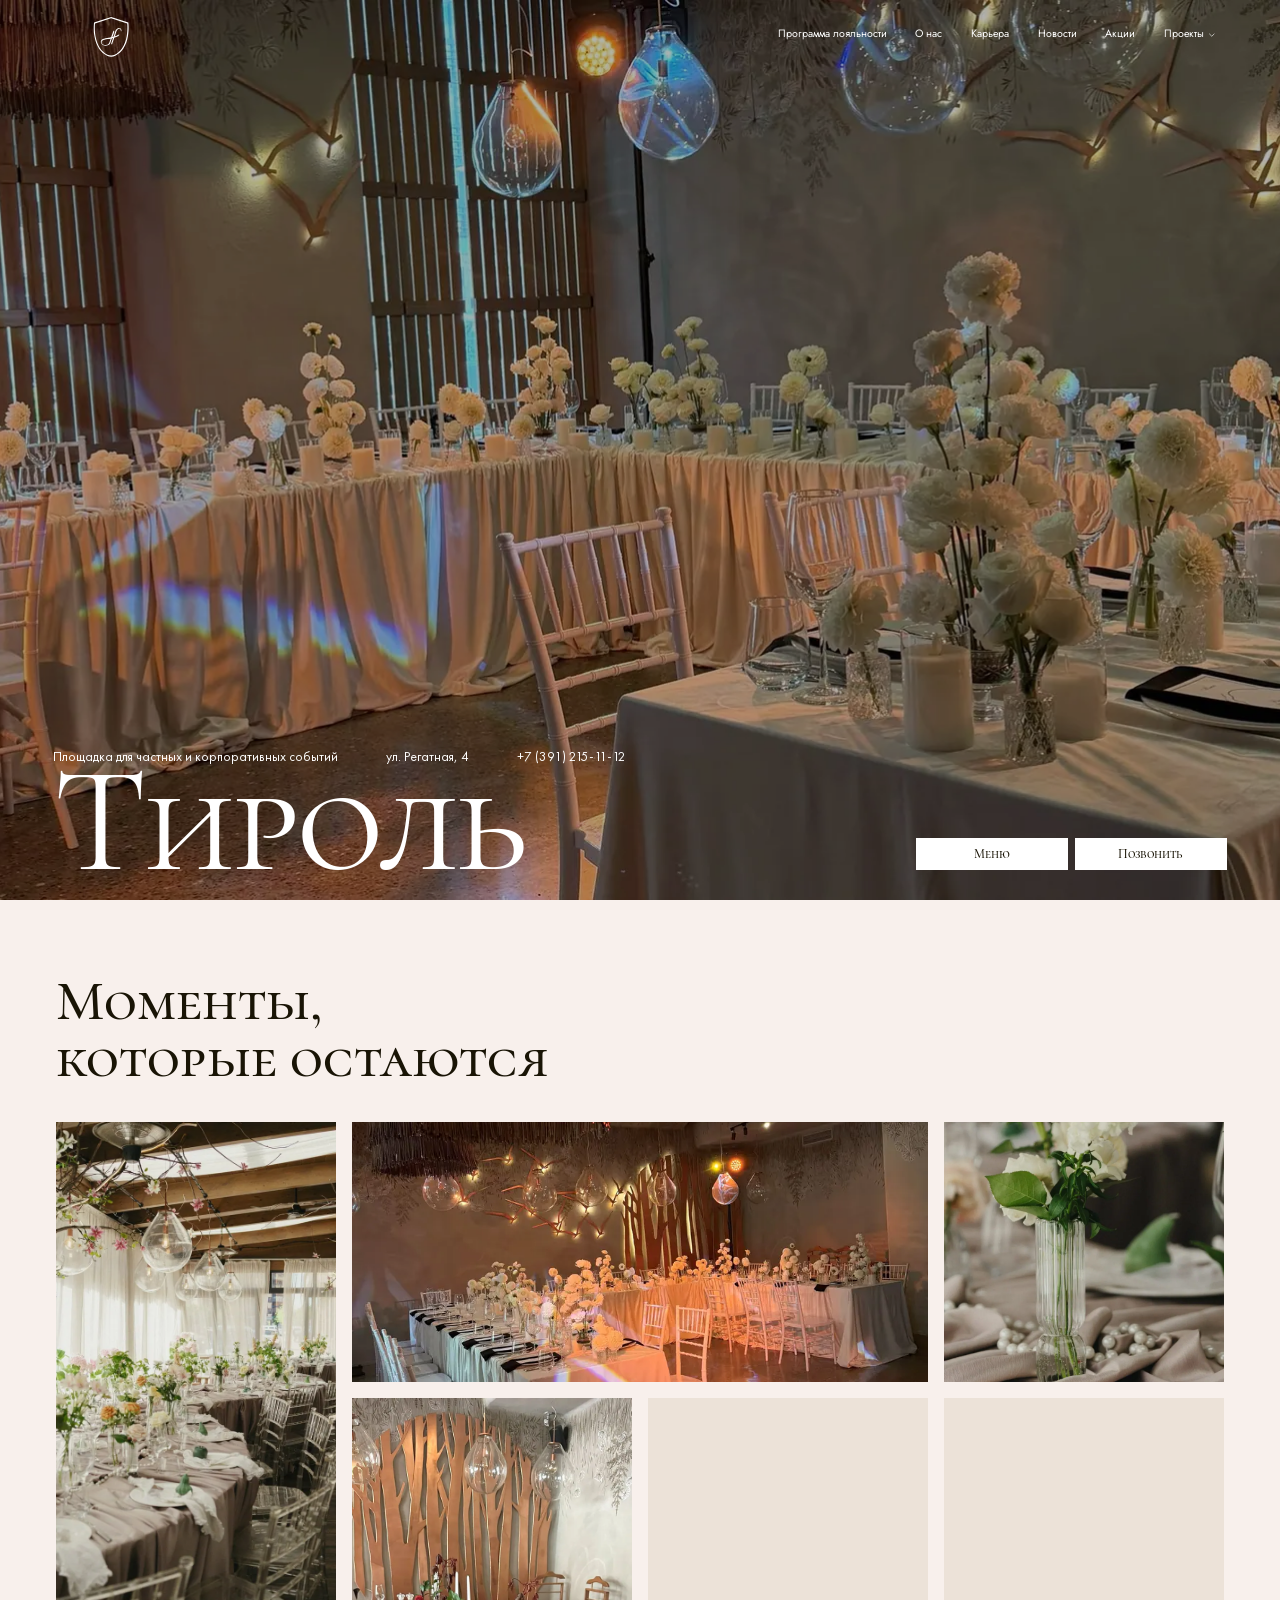
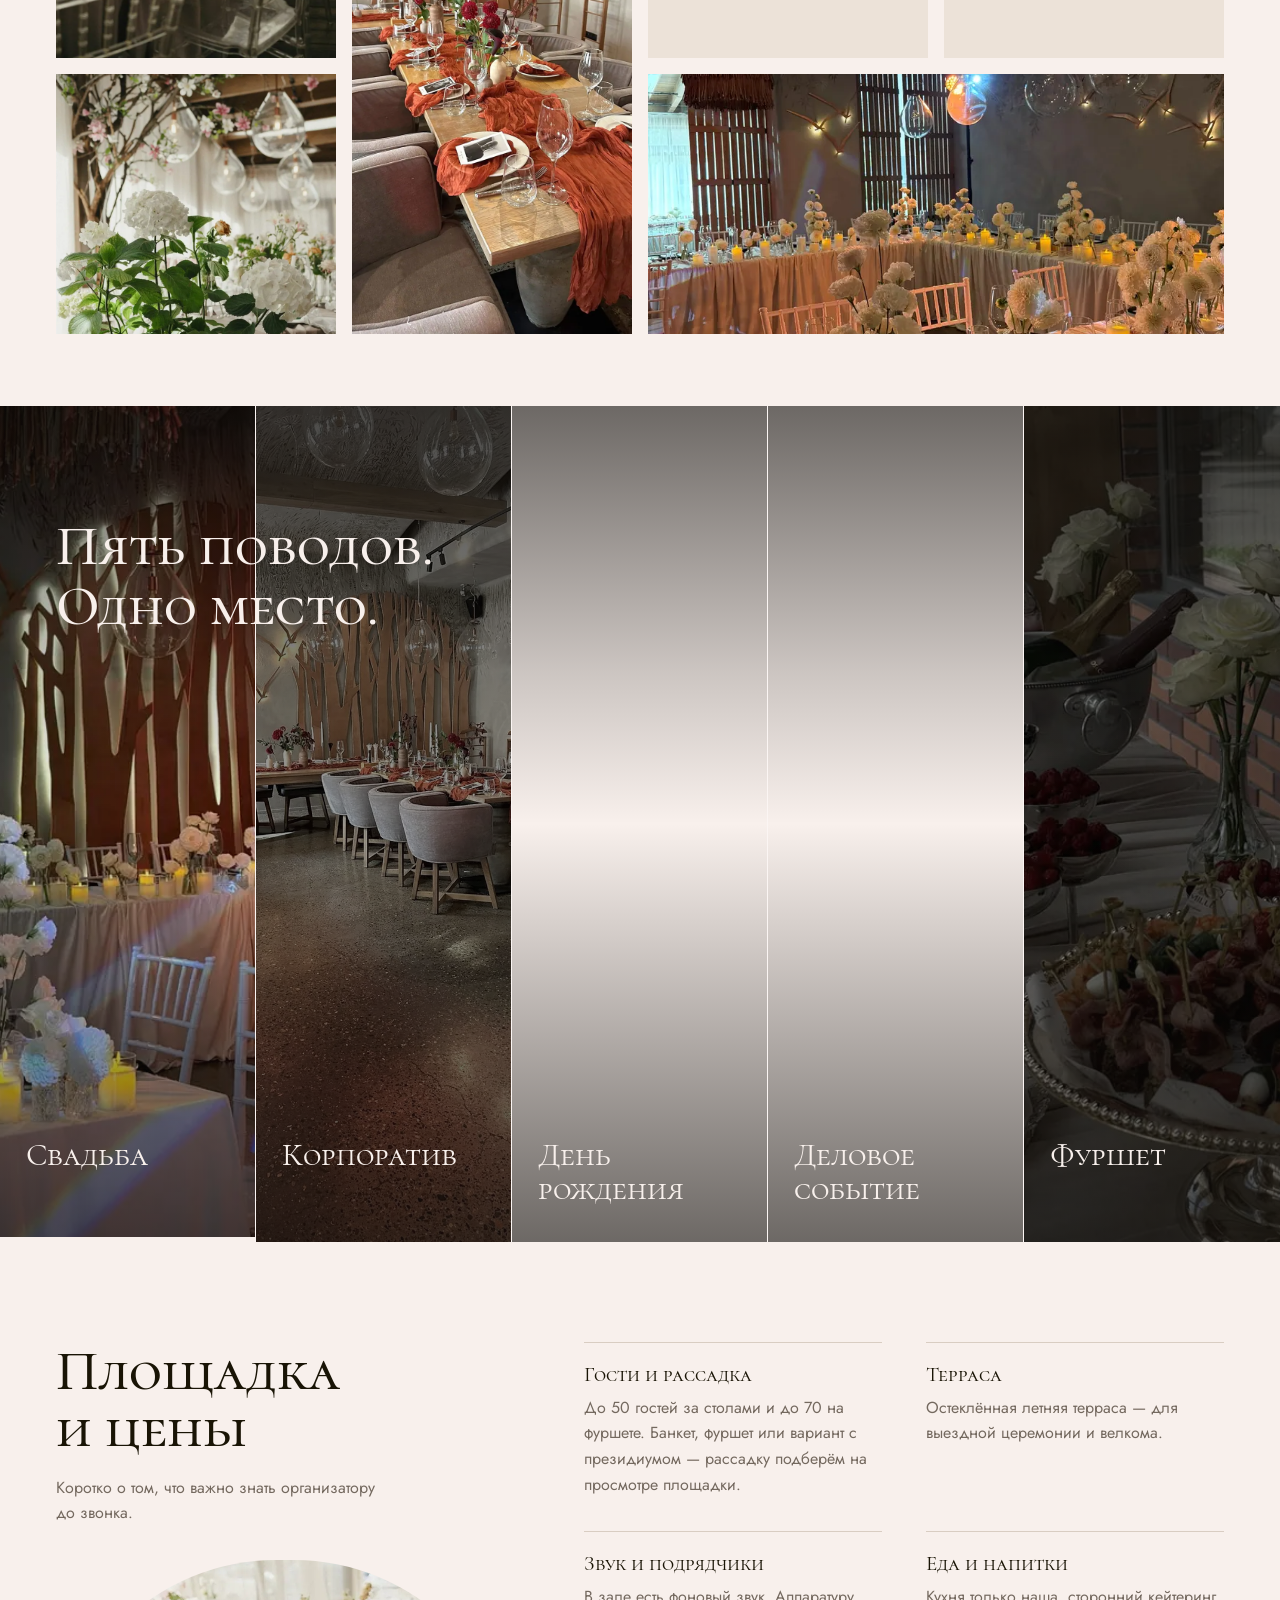
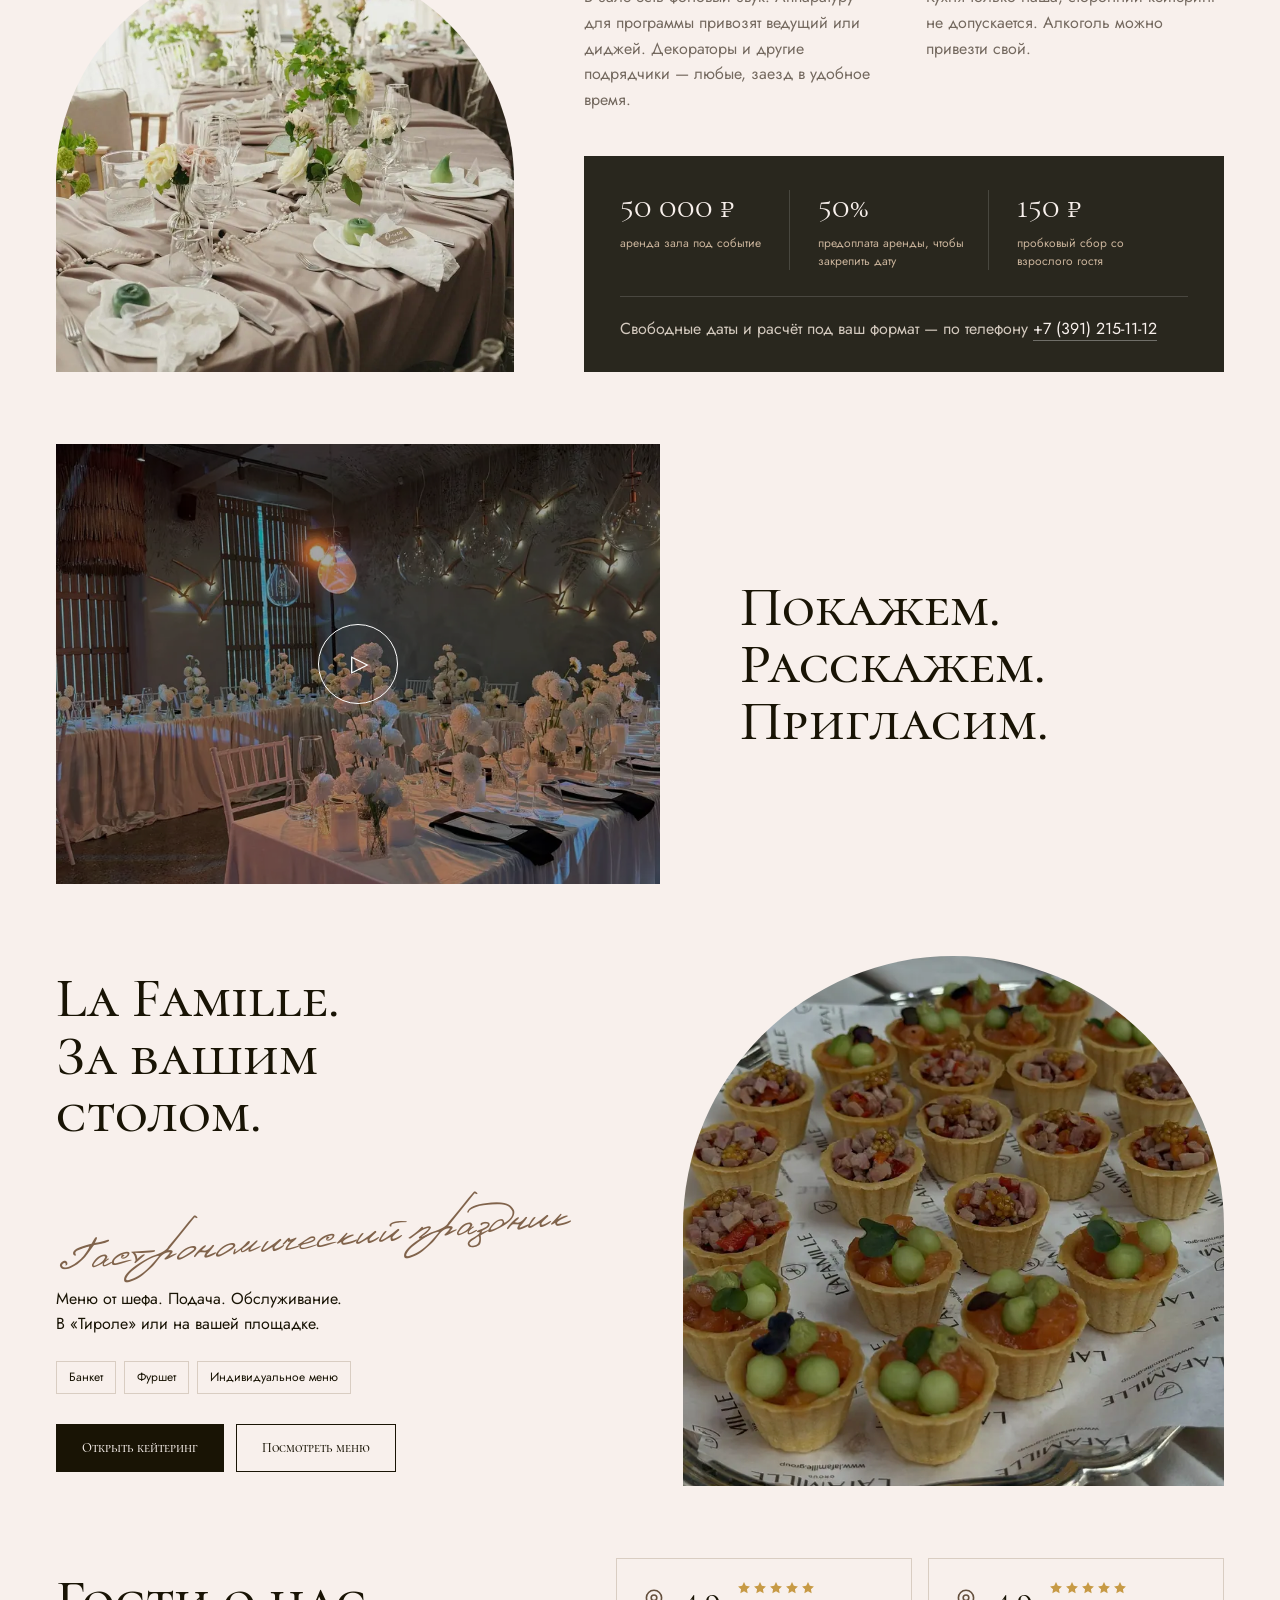
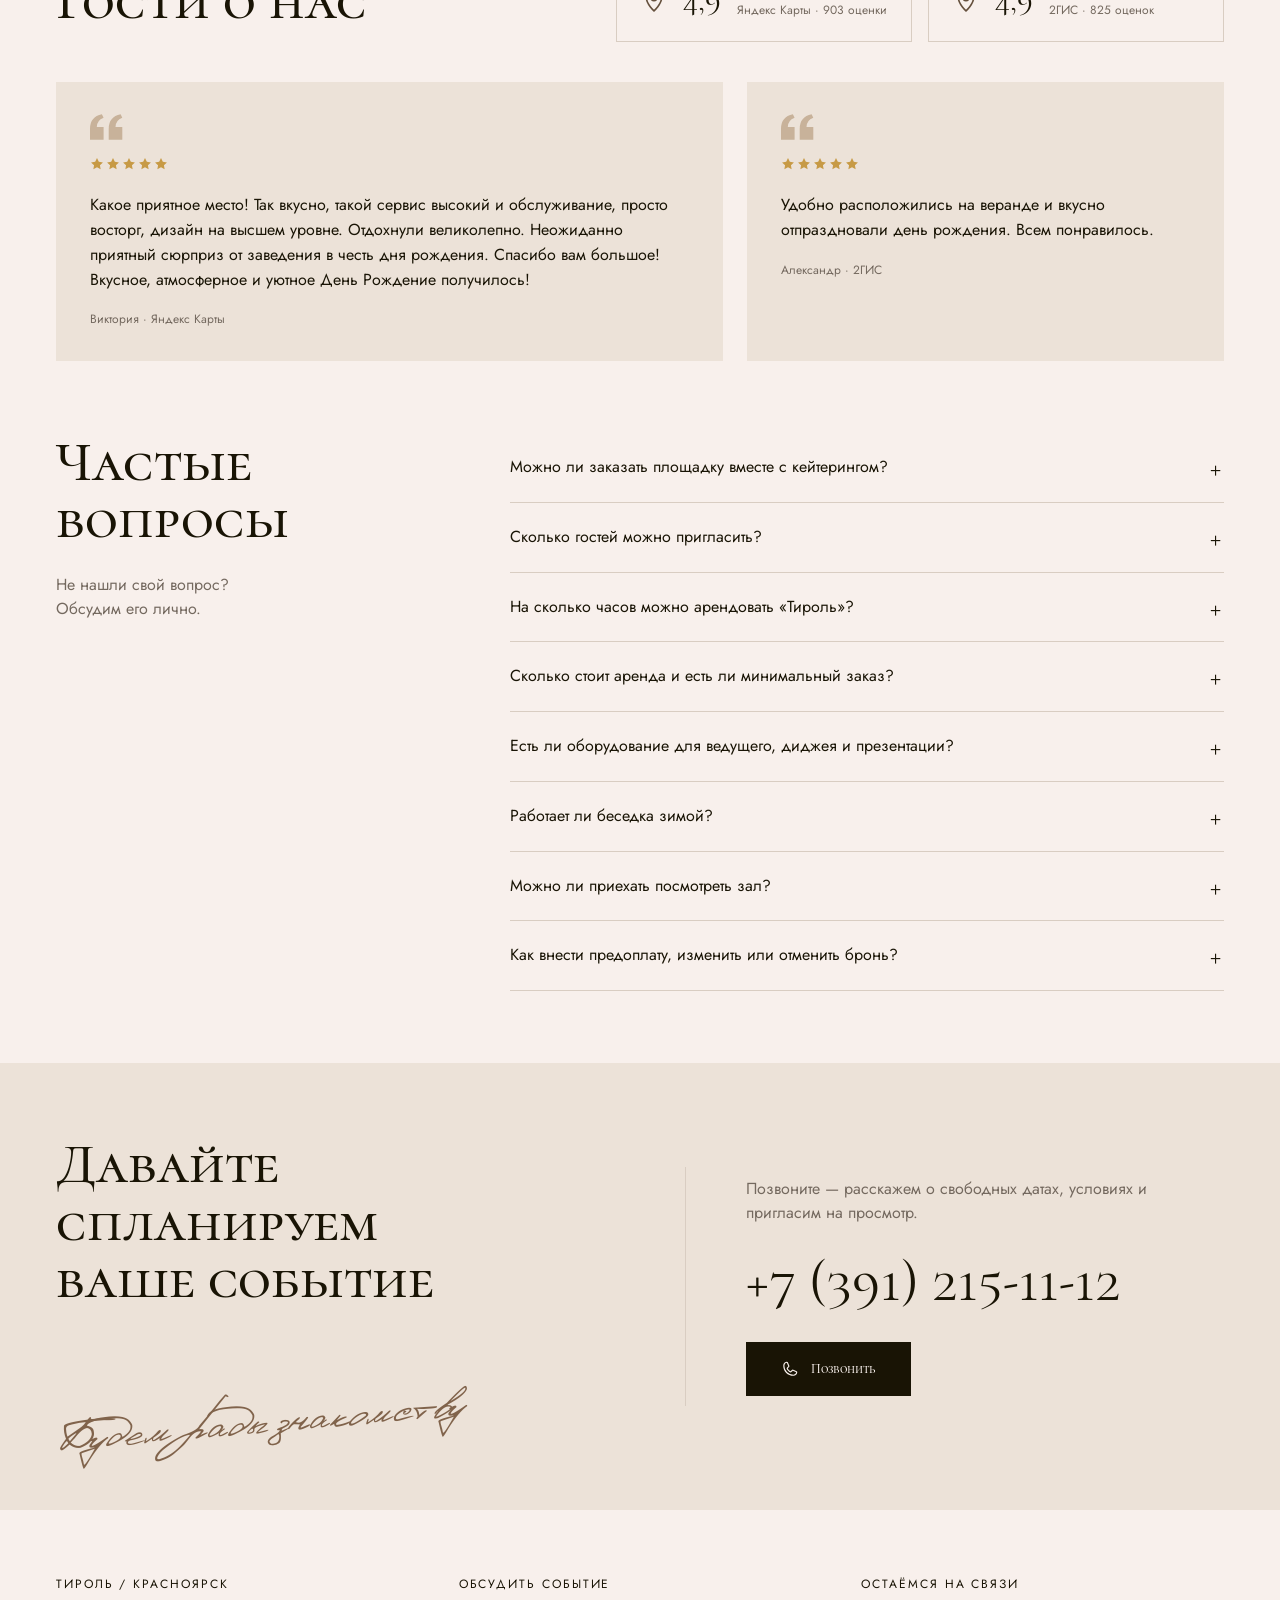
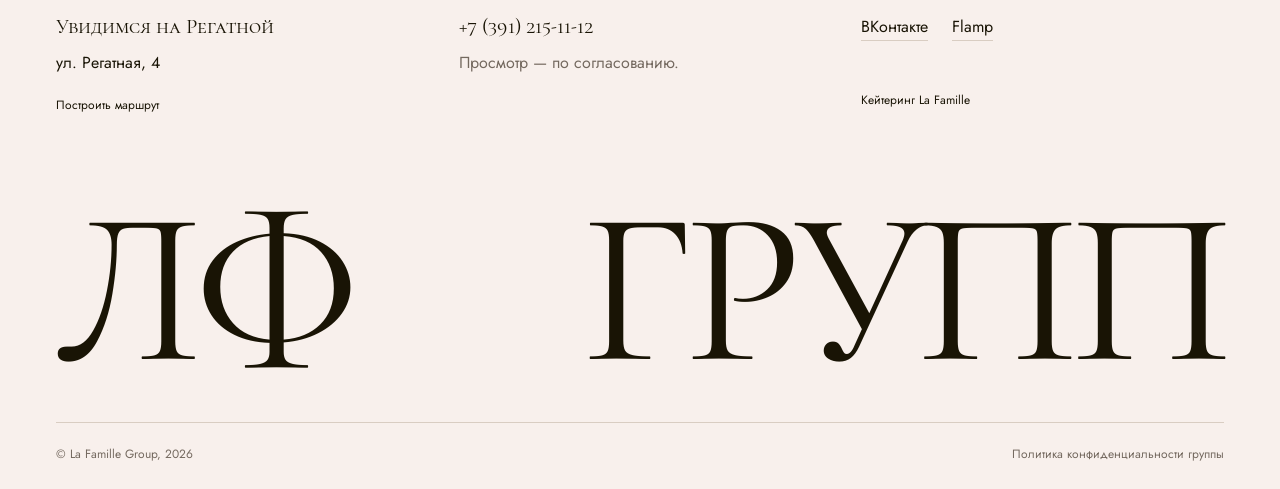
<file: index.html>
<!doctype html>
<html lang="ru">
  <head>
    <meta charset="utf-8" />
    <meta name="viewport" content="width=device-width, initial-scale=1" />
    <title>Тироль — банкетный зал на Южном берегу Красноярска | La Famille</title>
    <meta
      name="description"
      content="Банкетный зал «Тироль» в Красноярске, ул. Регатная, 4: свадьбы, юбилеи и корпоративы до 50 гостей, фуршет до 70. Своя кухня La Famille и летняя терраса."
    />
    <link rel="canonical" href="https://SITE-URL/" />
    <meta name="theme-color" content="#29271e" />
    <meta property="og:type" content="website" />
    <meta property="og:locale" content="ru_RU" />
    <meta property="og:site_name" content="La Famille Group" />
    <meta property="og:title" content="Тироль — банкетный зал на Южном берегу Красноярска | La Famille" />
    <meta
      property="og:description"
      content="Банкетный зал «Тироль» в Красноярске, ул. Регатная, 4: свадьбы, юбилеи и корпоративы до 50 гостей, фуршет до 70. Своя кухня La Famille и летняя терраса."
    />
    <meta property="og:url" content="https://SITE-URL/" />
    <meta property="og:image" content="https://SITE-URL/images/tirol-hall-hero-1600.webp" />
    <meta name="twitter:card" content="summary_large_image" />
    <link rel="preload" href="fonts/cormorant-sc-regular.woff2" as="font" type="font/woff2" crossorigin />
    <link rel="preload" href="fonts/jost-regular.woff2" as="font" type="font/woff2" crossorigin />
    <link
      rel="preload"
      as="image"
      href="images/tirol-hall-hero-1600.webp"
      imagesrcset="images/tirol-hall-hero-800.webp 800w, images/tirol-hall-hero-1600.webp 1600w"
      imagesizes="100vw"
      fetchpriority="high"
    />
    <link rel="stylesheet" href="css/style.css" />
    <script type="application/ld+json">
      {
        "@context": "https://schema.org",
        "@graph": [
          {
            "@type": "Organization",
            "@id": "https://SITE-URL/#lafamille",
            "name": "La Famille Group",
            "url": "https://lafamille.group/"
          },
          {
            "@type": ["EventVenue", "LocalBusiness"],
            "@id": "https://SITE-URL/#tirol",
            "name": "Тироль",
            "url": "https://SITE-URL/",
            "description": "Банкетный зал для свадеб, юбилеев и корпоративов до 50 гостей на банкете и до 70 на фуршете, с собственной кухней La Famille и остеклённой летней террасой.",
            "image": "https://SITE-URL/images/tirol-hall-hero-1600.webp",
            "telephone": "+7 391 215-11-12",
            "address": {
              "@type": "PostalAddress",
              "streetAddress": "ул. Регатная, 4",
              "addressLocality": "Красноярск",
              "addressRegion": "Красноярский край",
              "addressCountry": "RU"
            },
            "maximumAttendeeCapacity": 70,
            "sameAs": ["https://www.instagram.com/tirol.banket/"],
            "parentOrganization": { "@id": "https://SITE-URL/#lafamille" }
          },
          {
            "@type": "FAQPage",
            "mainEntity": [
              {
                "@type": "Question",
                "name": "Можно ли заказать площадку вместе с кейтерингом?",
                "acceptedAnswer": {
                  "@type": "Answer",
                  "text": "Да. Кухня La Famille Group работает прямо на площадке: горячее подаём горячим, закуски готовим свежими. Банкетное меню, сетовая подача или индивидуальное меню — по вашему запросу."
                }
              },
              {
                "@type": "Question",
                "name": "Сколько гостей можно пригласить?",
                "acceptedAnswer": {
                  "@type": "Answer",
                  "text": "До 50 гостей на банкете и до 70 на фуршете. Рассадку подберём на просмотре площадки."
                }
              },
              {
                "@type": "Question",
                "name": "На сколько часов можно арендовать «Тироль»?",
                "acceptedAnswer": {
                  "@type": "Answer",
                  "text": "События проходят до 23:00, основной звук выключаем в 22:00. С понедельника по четверг доступна почасовая аренда — 3 000 ₽ в час."
                }
              },
              {
                "@type": "Question",
                "name": "Сколько стоит аренда и есть ли минимальный заказ?",
                "acceptedAnswer": {
                  "@type": "Answer",
                  "text": "Аренда зала под событие — 50 000 ₽. Свой алкоголь — пробковый сбор 150 ₽ со взрослого гостя. Точный расчёт подготовим под ваш формат."
                }
              },
              {
                "@type": "Question",
                "name": "Есть ли оборудование для ведущего, диджея и презентации?",
                "acceptedAnswer": {
                  "@type": "Answer",
                  "text": "В зале есть фоновый звук. Звук для программы, свет и экран привозят ведущий, диджей и другие подрядчики. Подрядчики могут заехать в удобное время."
                }
              },
              {
                "@type": "Question",
                "name": "Работает ли беседка зимой?",
                "acceptedAnswer": {
                  "@type": "Answer",
                  "text": "Остеклённая летняя терраса работает с начала мая до октября: выездные церемонии, велком и небольшие события."
                }
              },
              {
                "@type": "Question",
                "name": "Можно ли приехать посмотреть зал?",
                "acceptedAnswer": {
                  "@type": "Answer",
                  "text": "Да, мы всегда приглашаем на просмотр перед бронированием. Позвоните: +7 (391) 215-11-12."
                }
              },
              {
                "@type": "Question",
                "name": "Как внести предоплату, изменить или отменить бронь?",
                "acceptedAnswer": {
                  "@type": "Answer",
                  "text": "Для бронирования вносится предоплата — 50% стоимости аренды. Меню и детали согласуем с банкетным менеджером ближе к дате. Условия переноса обсудим при бронировании."
                }
              }
            ]
          }
        ]
      }
    </script>
  </head>
  <body data-page="venue">
    <header class="header">
      <div class="header-container">
        <a class="header-logo" aria-label="La Famille Group" href="https://lafamille.group">
          <svg width="26" height="29" viewBox="0 0 26 29" fill="none" xmlns="http://www.w3.org/2000/svg">
            <path
              d="M12.6452 28.8119C11.6049 28.8119 10.5646 28.5623 9.66117 28.1186C4.89766 25.7893 1.74935 20.9642 0.544788 14.1702C-0.358638 9.15102 0.13414 4.85281 0.13414 4.6587L0.21627 3.99317L12.6452 0L25.0741 3.99317L25.1563 4.6587C25.1837 4.85281 25.6491 9.15102 24.7456 14.1702C23.5411 20.9642 20.3928 25.7893 15.6292 28.1186C14.6984 28.59 13.6855 28.8119 12.6452 28.8119ZM0.955435 4.63097L0.928057 4.76962C0.900681 4.93601 0.462659 9.12329 1.31133 14.0316C2.46114 20.5482 5.47256 25.1792 9.98968 27.3976C11.5775 28.1741 13.6308 28.1741 15.2186 27.3976C19.7357 25.1792 22.7198 20.5482 23.897 14.0316C24.773 9.12329 24.3076 4.96374 24.2802 4.76962L24.2529 4.63097L12.5905 0.887371L0.955435 4.63097Z"
              fill="#191405"
            />
            <path
              d="M17.6817 12.7839C16.9699 13.3385 16.3129 13.699 15.4916 14.004C15.4094 14.0318 15.3547 14.0595 15.2726 14.0872C15.2726 14.0872 15.2452 14.0872 15.2178 14.0872C15.2999 13.8377 15.3821 13.6158 15.4642 13.3662C15.738 12.5066 16.0117 11.6747 16.3129 10.815C16.5045 10.2327 16.8056 9.70583 17.1889 9.26214C17.5174 8.90164 17.9007 8.62434 18.4209 8.56888C18.8863 8.51342 19.2148 8.6798 19.4064 9.12349C19.5433 9.42852 19.598 9.62263 19.6254 9.87221V9.89994C19.6802 10.1772 19.7897 10.3436 20.0087 10.3436C20.0087 10.3436 20.0361 10.3436 20.0361 10.3159C20.0634 10.0941 20.0908 9.84448 20.0635 9.5949C20.0361 9.12349 19.8718 8.6798 19.4885 8.37477C18.8863 7.90335 18.2018 7.84789 17.5174 8.09746C16.9151 8.31931 16.5045 8.76299 16.176 9.28987C15.7927 9.87221 15.5463 10.51 15.3547 11.1478C15.0262 12.1738 14.6703 13.2276 14.3418 14.2536C14.3144 14.3368 14.2596 14.3645 14.1501 14.3923C14.0132 14.4477 13.9037 14.4754 13.7395 14.5032C13.6573 14.5309 13.6026 14.4755 13.63 14.3923C13.7942 13.9486 13.9311 13.5049 14.0954 13.0612C14.3691 12.2848 14.6429 11.4806 14.9167 10.7041C14.944 10.6764 14.944 10.6209 14.9167 10.5655C14.7524 10.2882 14.5881 10.0109 14.4239 9.70583C14.3965 9.76129 14.3965 9.78902 14.3691 9.78902C14.0954 10.5377 13.849 11.2865 13.5752 12.0352C13.2741 12.8948 12.9729 13.7267 12.6718 14.5864C12.6444 14.6696 12.5897 14.725 12.4802 14.7528C12.2885 14.7805 12.0695 14.8359 11.8779 14.8637C11.1661 15.0023 10.4269 15.1133 9.71512 15.2519C8.94858 15.3906 8.20942 15.5292 7.44287 15.6956C6.89534 15.8065 6.37519 16.0284 5.96454 16.3888C5.25275 17.0266 4.97899 17.8031 5.22537 18.7182C5.38963 19.3283 5.80028 19.7997 6.32043 20.1324C7.525 20.8534 8.78432 20.9921 10.1258 20.5484C11.0839 20.2434 11.7136 19.5778 12.0695 18.635C12.4254 17.6367 12.7813 16.6384 13.1372 15.6401C13.1919 15.4737 13.2741 15.4183 13.4383 15.3628C13.6026 15.3074 13.7668 15.2796 13.9585 15.2519C13.8764 15.5015 13.7942 15.7233 13.7395 15.9729C13.3836 17.0544 13.0277 18.1359 12.6718 19.2173C12.6444 19.2728 12.6718 19.3283 12.6992 19.3837C12.8634 19.5778 13.0003 19.7997 13.1646 19.9938C13.1919 20.0215 13.2193 20.0493 13.2193 20.077C13.2193 20.0493 13.2467 20.0493 13.2467 20.0215C13.5205 19.1619 13.7942 18.3022 14.0954 17.4703C14.3418 16.6939 14.6155 15.8897 14.8619 15.1133C14.8893 15.0578 14.9167 15.0301 14.9714 15.0023C15.4094 14.8359 15.8475 14.6973 16.2855 14.5309C17.271 14.115 18.0923 13.5603 18.7494 12.7839H17.6817ZM12.0969 16.2779C11.8779 16.9157 11.6589 17.5813 11.4125 18.2191C11.2482 18.6073 11.0566 18.9955 10.7828 19.3283C10.509 19.7165 10.1258 19.9106 9.68775 20.0493C9.1676 20.1879 8.62006 20.2711 8.07253 20.2156C7.38812 20.1324 6.75846 19.9383 6.23831 19.4946C5.77291 19.0787 5.58127 18.5518 5.69078 17.9417C5.74553 17.609 5.96454 17.3871 6.21093 17.193C6.64895 16.8325 7.14173 16.6107 7.68926 16.4998C8.56531 16.3334 9.44136 16.167 10.29 16.0284C10.9197 15.9174 11.5493 15.8065 12.179 15.6956L12.3433 15.6679C12.2611 15.8897 12.179 16.0838 12.0969 16.2779Z"
              fill="#191405"
            />
          </svg>
        </a>
        <nav aria-label="La Famille Group">
          <ul>
            <li>
              <a class="text-hover-line" href="https://lafamille.group/programma-loyalnosti/"
                >Программа лояльности</a
              >
            </li>
            <li><a class="text-hover-line" href="https://lafamille.group/o-nas/">О нас</a></li>
            <li><a class="text-hover-line" href="https://lafamille.group/karera/">Карьера</a></li>
            <li><a class="text-hover-line" href="https://lafamille.group/novosti/">Новости</a></li>
            <li><a class="text-hover-line" href="https://lafamille.group/akczii/">Акции</a></li>
            <li>
              <button class="projects-button" aria-expanded="false" aria-controls="header-projects">
                <span class="text-hover-line">Проекты</span
                ><svg
                  xmlns="http://www.w3.org/2000/svg"
                  width="25"
                  height="24"
                  viewBox="0 0 25 24"
                  fill="none"
                  aria-hidden="true"
                >
                  <path d="M8.19336 10L12.1934 14L16.1934 10" stroke="#191405" />
                </svg>
              </button>
            </li>
          </ul>
        </nav>
        <button class="header-burger" aria-label="Меню" aria-expanded="false" aria-controls="header-projects">
          <span></span><span></span><span></span>
        </button>
      </div>
      <div class="header-mobile" id="header-projects">
        <div class="header-mobile-container header-container">
          <ul class="header-mobile-list">
            <li>
              <a
                href="https://lafamille.group/project/la-famille/"
                class="header-mobile-list-title hover-animation"
                ><span>ЛаФамилия</span><span aria-hidden="true">ЛаФамилия</span></a
              ><span class="header-mobile-list-desc">Ресторан средиземноморской кухни</span>
            </li>
            <li>
              <a href="./" class="header-mobile-list-title hover-animation"
                ><span>Тироль</span><span aria-hidden="true">Тироль</span></a
              ><span class="header-mobile-list-desc">Площадка для частных и корпоративных событий</span>
            </li>
            <li>
              <a
                href="https://lafamille.group/project/buyan/"
                class="header-mobile-list-title hover-animation"
                ><span>Буян</span><span aria-hidden="true">Буян</span></a
              ><span class="header-mobile-list-desc">Ресторан русской кухни на берегу Енисея</span>
            </li>
            <li>
              <a
                href="https://lafamille.group/project/rokos/"
                class="header-mobile-list-title hover-animation"
                ><span>Рокос</span><span aria-hidden="true">Рокос</span></a
              ><span class="header-mobile-list-desc">Кофейня в Тайланде</span>
            </li>
            <li>
              <a
                href="https://lafamille.group/project/kanzhul/"
                class="header-mobile-list-title hover-animation"
                ><span>Канжуль</span><span aria-hidden="true">Канжуль</span></a
              ><span class="header-mobile-list-desc">База отдыха в Хакасии</span>
            </li>
            <li>
              <a
                href="https://lafamille.group/project/sosny/"
                class="header-mobile-list-title hover-animation"
                ><span>Сосны</span><span aria-hidden="true">Сосны</span></a
              ><span class="header-mobile-list-desc">Дом событий</span>
            </li>
            <li>
              <a href="catering.html" class="header-mobile-list-title hover-animation"
                ><span>Кейтеринг</span><span aria-hidden="true">Кейтеринг</span></a
              ><span class="header-mobile-list-desc">Сопровождение частных и городских мероприятий</span>
            </li>
          </ul>
          <nav aria-label="La Famille Group">
            <ul>
              <li><a href="https://lafamille.group/programma-loyalnosti/">Программа лояльности</a></li>
              <li><a href="https://lafamille.group/o-nas/">О нас</a></li>
              <li><a href="https://lafamille.group/karera/">Карьера</a></li>
              <li><a href="https://lafamille.group/novosti/">Новости</a></li>
              <li><a href="https://lafamille.group/akczii/">Акции</a></li>
            </ul>
          </nav>
        </div>
      </div>
    </header>
    <main>
      <section class="hero-projects">
        <img
          src="images/tirol-hall-hero-1600.webp"
          srcset="images/tirol-hall-hero-800.webp 800w, images/tirol-hall-hero-1600.webp 1600w"
          sizes="100vw"
          width="1600"
          height="899"
          alt="Зал «Тироля», оформленный к свадьбе"
          fetchpriority="high"
        />
        <div class="hero-projects-container">
          <div class="hero-projects-text">
            <div class="hero-projects-desc">
              <span>Площадка для частных и корпоративных событий</span><span>ул. Регатная, 4</span
              ><a href="tel:+73912151112">+7 (391) 215-11-12</a>
            </div>
            <h1 class="hero-projects-title split-text">Тироль</h1>
          </div>
          <div class="hero-projects-buttons">
            <a
              class="btn btn-colored"
              href="https://disk.yandex.ru/i/141ukFuH_39Fww"
              target="_blank"
              rel="noopener"
              ><span>Меню</span></a
            >
            <a class="btn btn-colored" href="tel:+73912151112"><span>Позвонить</span></a>
          </div>
        </div>
      </section>

      <section class="section photo-section" id="gallery">
        <div class="container">
          <div class="section-head">
            <div>
              <h2>Моменты,<br />которые остаются</h2>
            </div>
          </div>
          <div class="photo-mosaic">
            <button
              class="photo-item photo-tall"
              data-category="wedding"
              data-image="images/terrace-banquet-1067.webp"
              data-caption=""
              aria-label="Открыть фото: Банкет на летней террасе «Тироля»"
            >
              <img
                src="images/terrace-banquet-1067.webp"
                srcset="images/terrace-banquet-800.webp 800w, images/terrace-banquet-1067.webp 1067w"
                sizes="(max-width: 700px) 100vw, 50vw"
                width="1067"
                height="1600"
                alt="Банкет на летней террасе «Тироля»"
                loading="lazy"
                decoding="async"
              />
            </button>
            <button
              class="photo-item photo-wide"
              data-category="wedding"
              data-image="images/tirol-hall-red-lamp-1600.webp"
              data-caption=""
              aria-label="Открыть фото: Зал «Тироля» с банкетной рассадкой"
            >
              <img
                src="images/tirol-hall-red-lamp-1600.webp"
                srcset="images/tirol-hall-red-lamp-800.webp 800w, images/tirol-hall-red-lamp-1600.webp 1600w"
                sizes="(max-width: 700px) 100vw, 50vw"
                width="1600"
                height="1600"
                alt="Зал «Тироля» с банкетной рассадкой"
                loading="lazy"
                decoding="async"
              />
            </button>
            <button
              class="photo-item"
              data-category="venue"
              data-image="images/terrace-roses-1067.webp"
              data-caption=""
              aria-label="Открыть фото: Цветы и сервировка на террасе"
            >
              <img
                src="images/terrace-roses-1067.webp"
                srcset="images/terrace-roses-800.webp 800w, images/terrace-roses-1067.webp 1067w"
                sizes="(max-width: 700px) 100vw, 50vw"
                width="1067"
                height="1600"
                alt="Цветы и сервировка на террасе"
                loading="lazy"
                decoding="async"
              />
            </button>
            <button
              class="photo-item photo-tall"
              data-category="wedding"
              data-image="images/tirol-terracotta-900.webp"
              data-caption=""
              aria-label="Открыть фото: Стол в терракотовом оформлении"
            >
              <img
                src="images/tirol-terracotta-900.webp"
                srcset="images/tirol-terracotta-800.webp 800w, images/tirol-terracotta-900.webp 900w"
                sizes="(max-width: 700px) 100vw, 50vw"
                width="900"
                height="1600"
                alt="Стол в терракотовом оформлении"
                loading="lazy"
                decoding="async"
              />
            </button>
            <button
              class="photo-item"
              data-category="wedding"
              data-image="images/wedding-cake-1600.webp"
              data-caption=""
              aria-label="Открыть фото: Свадебный торт с малиной"
            >
              <img
                src="images/wedding-cake-1600.webp"
                srcset="images/wedding-cake-800.webp 800w, images/wedding-cake-1600.webp 1600w"
                sizes="(max-width: 700px) 100vw, 50vw"
                width="1600"
                height="1067"
                alt="Свадебный торт с малиной"
                loading="lazy"
                decoding="async"
              />
            </button>
            <button
              class="photo-item photo-wide"
              data-category="venue"
              data-image="images/tirol-candles-1600.webp"
              data-caption=""
              aria-label="Открыть фото: Свечи и белые цветы на банкетных столах"
            >
              <img
                src="images/tirol-candles-1600.webp"
                srcset="images/tirol-candles-800.webp 800w, images/tirol-candles-1600.webp 1600w"
                sizes="(max-width: 700px) 100vw, 50vw"
                width="1600"
                height="1600"
                alt="Свечи и белые цветы на банкетных столах"
                loading="lazy"
                decoding="async"
              />
            </button>
            <button
              class="photo-item"
              data-category="venue"
              data-image="images/tirol-lemon-photozone-900.webp"
              data-caption=""
              aria-label="Открыть фото: Фотозона в лимонном оформлении"
            >
              <img
                src="images/tirol-lemon-photozone-900.webp"
                srcset="
                  images/tirol-lemon-photozone-800.webp 800w,
                  images/tirol-lemon-photozone-900.webp 900w
                "
                sizes="(max-width: 700px) 100vw, 50vw"
                width="900"
                height="1600"
                alt="Фотозона в лимонном оформлении"
                loading="lazy"
                decoding="async"
              />
            </button>
            <button
              class="photo-item"
              data-category="venue"
              data-image="images/terrace-greenery-1067.webp"
              data-caption=""
              aria-label="Открыть фото: Зелень и подвесные светильники на террасе"
            >
              <img
                src="images/terrace-greenery-1067.webp"
                srcset="images/terrace-greenery-800.webp 800w, images/terrace-greenery-1067.webp 1067w"
                sizes="(max-width: 700px) 100vw, 50vw"
                width="1067"
                height="1600"
                alt="Зелень и подвесные светильники на террасе"
                loading="lazy"
                decoding="async"
              />
            </button>
          </div>
        </div>
      </section>
      <section class="format-section event-section" id="formats">
        <div class="event-screen">
          <div class="format-top">
            <div>
              <h2>Пять поводов.<br />Одно место.</h2>
            </div>
          </div>
          <div class="event-panels" aria-label="Выберите формат мероприятия">
            <button class="event-panel selected" data-format="wedding" aria-pressed="true">
              <img
                src="images/tirol-white-decor-1600.webp"
                srcset="images/tirol-white-decor-800.webp 800w, images/tirol-white-decor-1600.webp 1600w"
                sizes="(max-width: 700px) 100vw, 50vw"
                width="1600"
                height="1600"
                alt="Свадебное оформление зала"
                loading="lazy"
                decoding="async"
              /><span class="panel-label"><span>Свадьба</span></span>
            </button>
            <button class="event-panel" data-format="corporate" aria-pressed="false">
              <img
                src="images/tirol-terracotta-long-900.webp"
                srcset="
                  images/tirol-terracotta-long-800.webp 800w,
                  images/tirol-terracotta-long-900.webp 900w
                "
                sizes="(max-width: 700px) 100vw, 50vw"
                width="900"
                height="1600"
                alt="Длинный стол для корпоратива"
                loading="lazy"
                decoding="async"
              /><span class="panel-label"><span>Корпоратив</span></span>
            </button>
            <button class="event-panel" data-format="birthday" aria-pressed="false">
              <img
                src="images/tirol-lemon-table-900.webp"
                srcset="images/tirol-lemon-table-800.webp 800w, images/tirol-lemon-table-900.webp 900w"
                sizes="(max-width: 700px) 100vw, 50vw"
                width="900"
                height="1600"
                alt="Стол в лимонном оформлении"
                loading="lazy"
                decoding="async"
              /><span class="panel-label"
                ><span>День<br />рождения</span></span
              >
            </button>
            <button class="event-panel" data-format="business" aria-pressed="false">
              <img
                src="images/tirol-long-table-900.webp"
                srcset="images/tirol-long-table-800.webp 800w, images/tirol-long-table-900.webp 900w"
                sizes="(max-width: 700px) 100vw, 50vw"
                width="900"
                height="1600"
                alt="Длинный стол с креслами"
                loading="lazy"
                decoding="async"
              /><span class="panel-label"
                ><span>Деловое<br />событие</span></span
              >
            </button>
            <button class="event-panel" data-format="buffet" aria-pressed="false">
              <img
                src="images/tirol-buffet-1600.webp"
                srcset="images/tirol-buffet-800.webp 800w, images/tirol-buffet-1600.webp 1600w"
                sizes="(max-width: 700px) 100vw, 50vw"
                width="1600"
                height="1600"
                alt="Фуршет у окна"
                loading="lazy"
                decoding="async"
              /><span class="panel-label"><span>Фуршет</span></span>
            </button>
          </div>
        </div>
      </section>

      <section class="section tx-org" id="prices">
        <div class="container tx-org-grid">
          <div class="tx-org-side">
            <h2>Площадка<br />и цены</h2>
            <p class="tx-org-lead">Коротко о том, что важно знать организатору до звонка.</p>
            <img
              src="images/terrace-tables-1067.webp"
              srcset="images/terrace-tables-800.webp 800w, images/terrace-tables-1067.webp 1067w"
              sizes="(max-width: 700px) 100vw, 50vw"
              width="1067"
              height="1600"
              class="tx-org-photo"
              alt="Банкетные столы на террасе"
              loading="lazy"
              decoding="async"
            />
          </div>
          <div class="tx-org-main">
            <div class="tx-org-notes">
              <article>
                <h3>Гости и рассадка</h3>
                <p>
                  До 50 гостей за столами и до 70 на фуршете. Банкет, фуршет или вариант с президиумом —
                  рассадку подберём на просмотре площадки.
                </p>
              </article>
              <article>
                <h3>Терраса</h3>
                <p>Остеклённая летняя терраса — для выездной церемонии и велкома.</p>
              </article>
              <article>
                <h3>Звук и подрядчики</h3>
                <p>
                  В зале есть фоновый звук. Аппаратуру для программы привозят ведущий или диджей. Декораторы и
                  другие подрядчики — любые, заезд в удобное время.
                </p>
              </article>
              <article>
                <h3>Еда и напитки</h3>
                <p>Кухня только наша, сторонний кейтеринг не допускается. Алкоголь можно привезти свой.</p>
              </article>
            </div>
            <div class="tx-terms">
              <div><strong>50 000 ₽</strong><span>аренда зала под событие</span></div>
              <div><strong>50%</strong><span>предоплата аренды, чтобы закрепить дату</span></div>
              <div><strong>150 ₽</strong><span>пробковый сбор со взрослого гостя</span></div>
              <p>
                Свободные даты и расчёт под ваш формат — по телефону
                <a href="tel:+73912151112">+7 (391) 215-11-12</a>
              </p>
            </div>
          </div>
        </div>
      </section>

      <section class="section" id="director">
        <div class="container video-grid">
          <button class="video-poster" aria-label="Видео о площадке">
            <img
              src="images/tirol-hall-evening-1600.webp"
              srcset="images/tirol-hall-evening-800.webp 800w, images/tirol-hall-evening-1600.webp 1600w"
              sizes="(max-width: 700px) 100vw, 50vw"
              width="1600"
              height="1600"
              alt="Зал «Тироля» вечером"
              loading="lazy"
              decoding="async"
            /><span class="play" aria-hidden="true">▷</span>
          </button>
          <div class="video-copy">
            <h2>Покажем.<br />Расскажем.<br />Пригласим.</h2>
          </div>
        </div>
      </section>

      <section class="section" id="catering">
        <div class="container catering-preview">
          <div>
            <h2>La Famille.<br />За вашим<br />столом.</h2>
            <div class="script">Гастрономический праздник</div>
            <p>Меню от шефа. Подача. Обслуживание.<br />В «Тироле» или на вашей площадке.</p>
            <div class="tags">
              <span class="tag">Банкет</span><span class="tag">Фуршет</span
              ><span class="tag">Индивидуальное меню</span>
            </div>
            <div class="actions">
              <a class="button dark" href="catering.html">Открыть кейтеринг</a
              ><a
                class="button"
                href="https://lafamille.group/wp-content/uploads/2025/08/banketnoe-menyu-1.pdf"
                target="_blank"
                rel="noopener"
                >Посмотреть меню</a
              >
            </div>
          </div>
          <img
            src="images/tirol-tartlets-1600.webp"
            srcset="images/tirol-tartlets-800.webp 800w, images/tirol-tartlets-1600.webp 1600w"
            sizes="(max-width: 700px) 100vw, 50vw"
            width="1600"
            height="1600"
            class="food-arch"
            alt="Тарталетки La Famille"
            loading="lazy"
            decoding="async"
          />
        </div>
      </section>

      <section class="section tx-reviews" id="reviews">
        <div class="container">
          <div class="tx-reviews-head">
            <h2>Гости о нас</h2>
            <div class="tx-ratings">
              <a href="https://yandex.ru/maps/org/tirol/53236943568/reviews/" target="_blank" rel="noopener"
                ><svg class="tx-pin" viewBox="0 0 24 24" aria-hidden="true">
                  <path d="M12 22s7-6.2 7-12a7 7 0 1 0-14 0c0 5.8 7 12 7 12z" />
                  <circle cx="12" cy="10" r="2.6" /></svg
                ><strong>4,9</strong
                ><span
                  ><span class="tx-stars" aria-label="5 из 5"
                    ><svg viewBox="0 0 20 20" aria-hidden="true">
                      <path
                        d="M10 1.5l2.6 5.4 5.9.8-4.3 4.1 1 5.8L10 14.8l-5.2 2.8 1-5.8L1.5 7.7l5.9-.8z"
                      /></svg
                    ><svg viewBox="0 0 20 20" aria-hidden="true">
                      <path
                        d="M10 1.5l2.6 5.4 5.9.8-4.3 4.1 1 5.8L10 14.8l-5.2 2.8 1-5.8L1.5 7.7l5.9-.8z"
                      /></svg
                    ><svg viewBox="0 0 20 20" aria-hidden="true">
                      <path
                        d="M10 1.5l2.6 5.4 5.9.8-4.3 4.1 1 5.8L10 14.8l-5.2 2.8 1-5.8L1.5 7.7l5.9-.8z"
                      /></svg
                    ><svg viewBox="0 0 20 20" aria-hidden="true">
                      <path
                        d="M10 1.5l2.6 5.4 5.9.8-4.3 4.1 1 5.8L10 14.8l-5.2 2.8 1-5.8L1.5 7.7l5.9-.8z"
                      /></svg
                    ><svg viewBox="0 0 20 20" aria-hidden="true">
                      <path
                        d="M10 1.5l2.6 5.4 5.9.8-4.3 4.1 1 5.8L10 14.8l-5.2 2.8 1-5.8L1.5 7.7l5.9-.8z"
                      /></svg></span
                  >Яндекс Карты · 903 оценки</span
                ></a
              >
              <a
                href="https://2gis.ru/krasnoyarsk/firm/70000001050255875/tab/reviews"
                target="_blank"
                rel="noopener"
                ><svg class="tx-pin" viewBox="0 0 24 24" aria-hidden="true">
                  <path d="M12 22s7-6.2 7-12a7 7 0 1 0-14 0c0 5.8 7 12 7 12z" />
                  <circle cx="12" cy="10" r="2.6" /></svg
                ><strong>4,9</strong
                ><span
                  ><span class="tx-stars" aria-label="5 из 5"
                    ><svg viewBox="0 0 20 20" aria-hidden="true">
                      <path
                        d="M10 1.5l2.6 5.4 5.9.8-4.3 4.1 1 5.8L10 14.8l-5.2 2.8 1-5.8L1.5 7.7l5.9-.8z"
                      /></svg
                    ><svg viewBox="0 0 20 20" aria-hidden="true">
                      <path
                        d="M10 1.5l2.6 5.4 5.9.8-4.3 4.1 1 5.8L10 14.8l-5.2 2.8 1-5.8L1.5 7.7l5.9-.8z"
                      /></svg
                    ><svg viewBox="0 0 20 20" aria-hidden="true">
                      <path
                        d="M10 1.5l2.6 5.4 5.9.8-4.3 4.1 1 5.8L10 14.8l-5.2 2.8 1-5.8L1.5 7.7l5.9-.8z"
                      /></svg
                    ><svg viewBox="0 0 20 20" aria-hidden="true">
                      <path
                        d="M10 1.5l2.6 5.4 5.9.8-4.3 4.1 1 5.8L10 14.8l-5.2 2.8 1-5.8L1.5 7.7l5.9-.8z"
                      /></svg
                    ><svg viewBox="0 0 20 20" aria-hidden="true">
                      <path
                        d="M10 1.5l2.6 5.4 5.9.8-4.3 4.1 1 5.8L10 14.8l-5.2 2.8 1-5.8L1.5 7.7l5.9-.8z"
                      /></svg></span
                  >2ГИС · 825 оценок</span
                ></a
              >
            </div>
          </div>
          <div class="tx-quotes">
            <blockquote>
              <svg class="tx-q" viewBox="0 0 40 30" aria-hidden="true">
                <path d="M0 30V17Q0 3 14 0l2 4Q8 7 8 15h8v15zm22 0V17q0-14 14-17l2 4q-8 3-8 11h8v15z" /></svg
              ><span class="tx-stars" aria-label="5 из 5"
                ><svg viewBox="0 0 20 20" aria-hidden="true">
                  <path d="M10 1.5l2.6 5.4 5.9.8-4.3 4.1 1 5.8L10 14.8l-5.2 2.8 1-5.8L1.5 7.7l5.9-.8z" /></svg
                ><svg viewBox="0 0 20 20" aria-hidden="true">
                  <path d="M10 1.5l2.6 5.4 5.9.8-4.3 4.1 1 5.8L10 14.8l-5.2 2.8 1-5.8L1.5 7.7l5.9-.8z" /></svg
                ><svg viewBox="0 0 20 20" aria-hidden="true">
                  <path d="M10 1.5l2.6 5.4 5.9.8-4.3 4.1 1 5.8L10 14.8l-5.2 2.8 1-5.8L1.5 7.7l5.9-.8z" /></svg
                ><svg viewBox="0 0 20 20" aria-hidden="true">
                  <path d="M10 1.5l2.6 5.4 5.9.8-4.3 4.1 1 5.8L10 14.8l-5.2 2.8 1-5.8L1.5 7.7l5.9-.8z" /></svg
                ><svg viewBox="0 0 20 20" aria-hidden="true">
                  <path d="M10 1.5l2.6 5.4 5.9.8-4.3 4.1 1 5.8L10 14.8l-5.2 2.8 1-5.8L1.5 7.7l5.9-.8z" /></svg
              ></span>
              <p>
                Какое приятное место! Так вкусно, такой сервис высокий и обслуживание, просто восторг, дизайн
                на высшем уровне. Отдохнули великолепно. Неожиданно приятный сюрприз от заведения в честь дня
                рождения. Спасибо вам большое! Вкусное, атмосферное и уютное День Рождение получилось!
              </p>
              <footer>Виктория · Яндекс Карты</footer>
            </blockquote>
            <blockquote>
              <svg class="tx-q" viewBox="0 0 40 30" aria-hidden="true">
                <path d="M0 30V17Q0 3 14 0l2 4Q8 7 8 15h8v15zm22 0V17q0-14 14-17l2 4q-8 3-8 11h8v15z" /></svg
              ><span class="tx-stars" aria-label="5 из 5"
                ><svg viewBox="0 0 20 20" aria-hidden="true">
                  <path d="M10 1.5l2.6 5.4 5.9.8-4.3 4.1 1 5.8L10 14.8l-5.2 2.8 1-5.8L1.5 7.7l5.9-.8z" /></svg
                ><svg viewBox="0 0 20 20" aria-hidden="true">
                  <path d="M10 1.5l2.6 5.4 5.9.8-4.3 4.1 1 5.8L10 14.8l-5.2 2.8 1-5.8L1.5 7.7l5.9-.8z" /></svg
                ><svg viewBox="0 0 20 20" aria-hidden="true">
                  <path d="M10 1.5l2.6 5.4 5.9.8-4.3 4.1 1 5.8L10 14.8l-5.2 2.8 1-5.8L1.5 7.7l5.9-.8z" /></svg
                ><svg viewBox="0 0 20 20" aria-hidden="true">
                  <path d="M10 1.5l2.6 5.4 5.9.8-4.3 4.1 1 5.8L10 14.8l-5.2 2.8 1-5.8L1.5 7.7l5.9-.8z" /></svg
                ><svg viewBox="0 0 20 20" aria-hidden="true">
                  <path d="M10 1.5l2.6 5.4 5.9.8-4.3 4.1 1 5.8L10 14.8l-5.2 2.8 1-5.8L1.5 7.7l5.9-.8z" /></svg
              ></span>
              <p>Удобно расположились на веранде и вкусно отпраздновали день рождения. Всем понравилось.</p>
              <footer>Александр · 2ГИС</footer>
            </blockquote>
          </div>
        </div>
      </section>

      <section class="section" id="faq">
        <div class="container">
          <div class="faq-layout">
            <div>
              <h2>Частые<br />вопросы</h2>
              <p style="margin-top: 25px; max-width: 270px" class="muted">
                Не нашли свой вопрос?<br />Обсудим его лично.
              </p>
            </div>
            <div class="faq-list">
              <details>
                <summary>Можно ли заказать площадку вместе с кейтерингом?</summary>
                <p>
                  Да. Кухня La Famille Group работает прямо на площадке: горячее подаём горячим, закуски
                  готовим свежими. Банкетное меню, сетовая подача или индивидуальное меню — по вашему запросу.
                </p>
              </details>
              <details>
                <summary>Сколько гостей можно пригласить?</summary>
                <p>До 50 гостей на банкете и до 70 на фуршете. Рассадку подберём на просмотре площадки.</p>
              </details>
              <details>
                <summary>На сколько часов можно арендовать «Тироль»?</summary>
                <p>
                  События проходят до 23:00, основной звук выключаем в 22:00. С понедельника по четверг
                  доступна почасовая аренда — 3 000 ₽ в час.
                </p>
              </details>
              <details>
                <summary>Сколько стоит аренда и есть ли минимальный заказ?</summary>
                <p>
                  Аренда зала под событие — 50 000 ₽. Свой алкоголь — пробковый сбор 150 ₽ со взрослого гостя.
                  Точный расчёт подготовим под ваш формат.
                </p>
              </details>
              <details>
                <summary>Есть ли оборудование для ведущего, диджея и презентации?</summary>
                <p>
                  В зале есть фоновый звук. Звук для программы, свет и экран привозят ведущий, диджей и другие
                  подрядчики. Подрядчики могут заехать в удобное время.
                </p>
              </details>
              <details>
                <summary>Работает ли беседка зимой?</summary>
                <p>
                  Остеклённая летняя терраса работает с начала мая до октября: выездные церемонии, велком и
                  небольшие события.
                </p>
              </details>
              <details>
                <summary>Можно ли приехать посмотреть зал?</summary>
                <p>
                  Да, мы всегда приглашаем на просмотр перед бронированием. Позвоните: +7 (391) 215-11-12.
                </p>
              </details>
              <details>
                <summary>Как внести предоплату, изменить или отменить бронь?</summary>
                <p>
                  Для бронирования вносится предоплата — 50% стоимости аренды. Меню и детали согласуем с
                  банкетным менеджером ближе к дате. Условия переноса обсудим при бронировании.
                </p>
              </details>
            </div>
          </div>
        </div>
      </section>
      <section class="section request" id="request">
        <div class="container request-grid">
          <div class="request-copy">
            <h2>Давайте<br />спланируем<br />ваше событие</h2>
            <div class="script">Будем рады знакомству</div>
          </div>
          <div class="call-box">
            <p class="call-lead">
              Позвоните — расскажем о свободных датах, условиях и пригласим на просмотр.
            </p>
            <a class="call-number" href="tel:+73912151112">+7 (391) 215-11-12</a
            ><a class="button dark call-button" href="tel:+73912151112"
              ><svg
                aria-hidden="true"
                xmlns="http://www.w3.org/2000/svg"
                viewBox="0 0 256 256"
                fill="currentColor"
              >
                <path
                  d="M222.37,158.46l-47.11-21.11-.13-.06a16,16,0,0,0-15.17,1.4,8.12,8.12,0,0,0-.75.56L134.87,160c-15.42-7.49-31.34-23.29-38.83-38.51l20.78-24.71c.2-.25.39-.5.57-.77a16,16,0,0,0,1.32-15.06l0-.12L97.54,33.64a16,16,0,0,0-16.62-9.52A56.26,56.26,0,0,0,32,80c0,79.4,64.6,144,144,144a56.26,56.26,0,0,0,55.88-48.92A16,16,0,0,0,222.37,158.46ZM176,208A128.14,128.14,0,0,1,48,80,40.2,40.2,0,0,1,82.87,40a.61.61,0,0,0,0,.12l21,47L83.2,111.86a6.13,6.13,0,0,0-.57.77,16,16,0,0,0-1,15.7c9.06,18.53,27.73,37.06,46.46,46.11a16,16,0,0,0,15.75-1.14,8.44,8.44,0,0,0,.74-.56L168.89,152l47,21.05h0s.08,0,.11,0A40.21,40.21,0,0,1,176,208Z"
                /></svg
              >Позвонить</a
            >
          </div>
        </div>
      </section>
    </main>
    <footer class="footer" id="contacts">
      <div class="container">
        <div class="contact-row">
          <div>
            <div class="eyebrow">Тироль / Красноярск</div>
            <h3>Увидимся на Регатной</h3>
            <p>ул. Регатная, 4</p>
            <a
              class="text-link"
              href="https://yandex.ru/maps/?text=%D0%9A%D1%80%D0%B0%D1%81%D0%BD%D0%BE%D1%8F%D1%80%D1%81%D0%BA%20%D0%A2%D0%B8%D1%80%D0%BE%D0%BB%D1%8C%20%D0%A0%D0%B5%D0%B3%D0%B0%D1%82%D0%BD%D0%B0%D1%8F%204"
              target="_blank"
              rel="noopener"
              >Построить маршрут</a
            >
          </div>
          <div>
            <div class="eyebrow">Обсудить событие</div>
            <h3><a href="tel:+73912151112">+7 (391) 215-11-12</a></h3>
            <p class="muted">Просмотр — по согласованию.</p>
          </div>
          <div>
            <div class="eyebrow">Остаёмся на связи</div>
            <div class="socials">
              <a href="https://vk.com/lafamille.rest" target="_blank" rel="noopener">ВКонтакте</a
              ><a
                href="https://krasnoyarsk.flamp.ru/firm/la_famille_restoran-70000001028582072"
                target="_blank"
                rel="noopener"
                >Flamp</a
              >
            </div>
            <div class="actions"><a class="text-link" href="catering.html">Кейтеринг La Famille</a></div>
          </div>
        </div>
        <div class="footer-brand" aria-label="ЛФ Групп"><span>ЛФ</span><span>Групп</span></div>
        <div class="footer-bottom">
          <span>© La Famille Group, 2026</span
          ><a href="https://lafamille.group/politika-konfidenczialnosti/" target="_blank" rel="noopener"
            >Политика конфиденциальности группы</a
          >
        </div>
      </div>
    </footer>
    <a class="floating-back" href="#request">Выбрать дату</a>
    <dialog class="dialog lightbox" id="photo-dialog" aria-label="Фотография площадки">
      <button class="close" data-close aria-label="Закрыть фотографию">×</button
      ><button class="lightbox-prev" aria-label="Предыдущая фотография">←</button
      ><img id="lightbox-image" alt="" /><button class="lightbox-next" aria-label="Следующая фотография">
        →
      </button>
      <div class="lightbox-caption"><span id="photo-caption"></span><span id="photo-count"></span></div>
    </dialog>
    <script src="js/main.js" defer></script>
  </body>
</html>
</file>
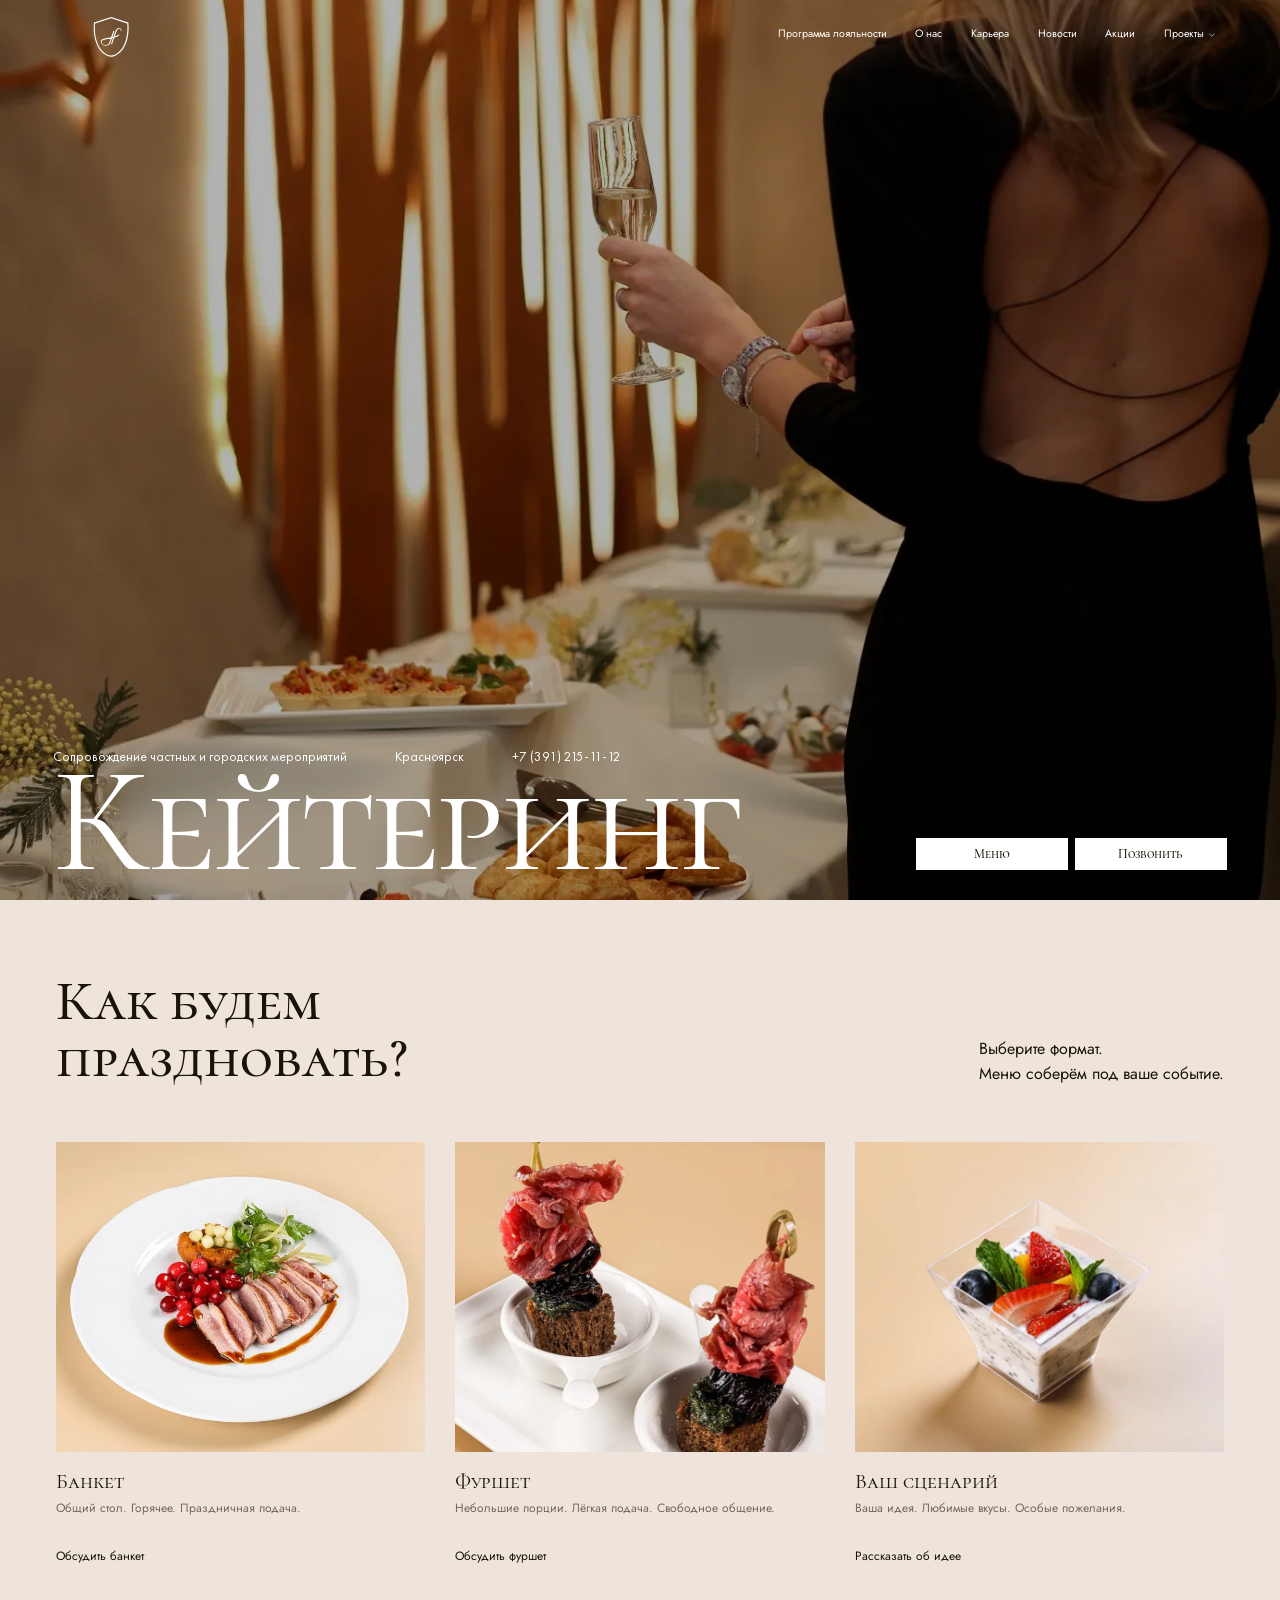
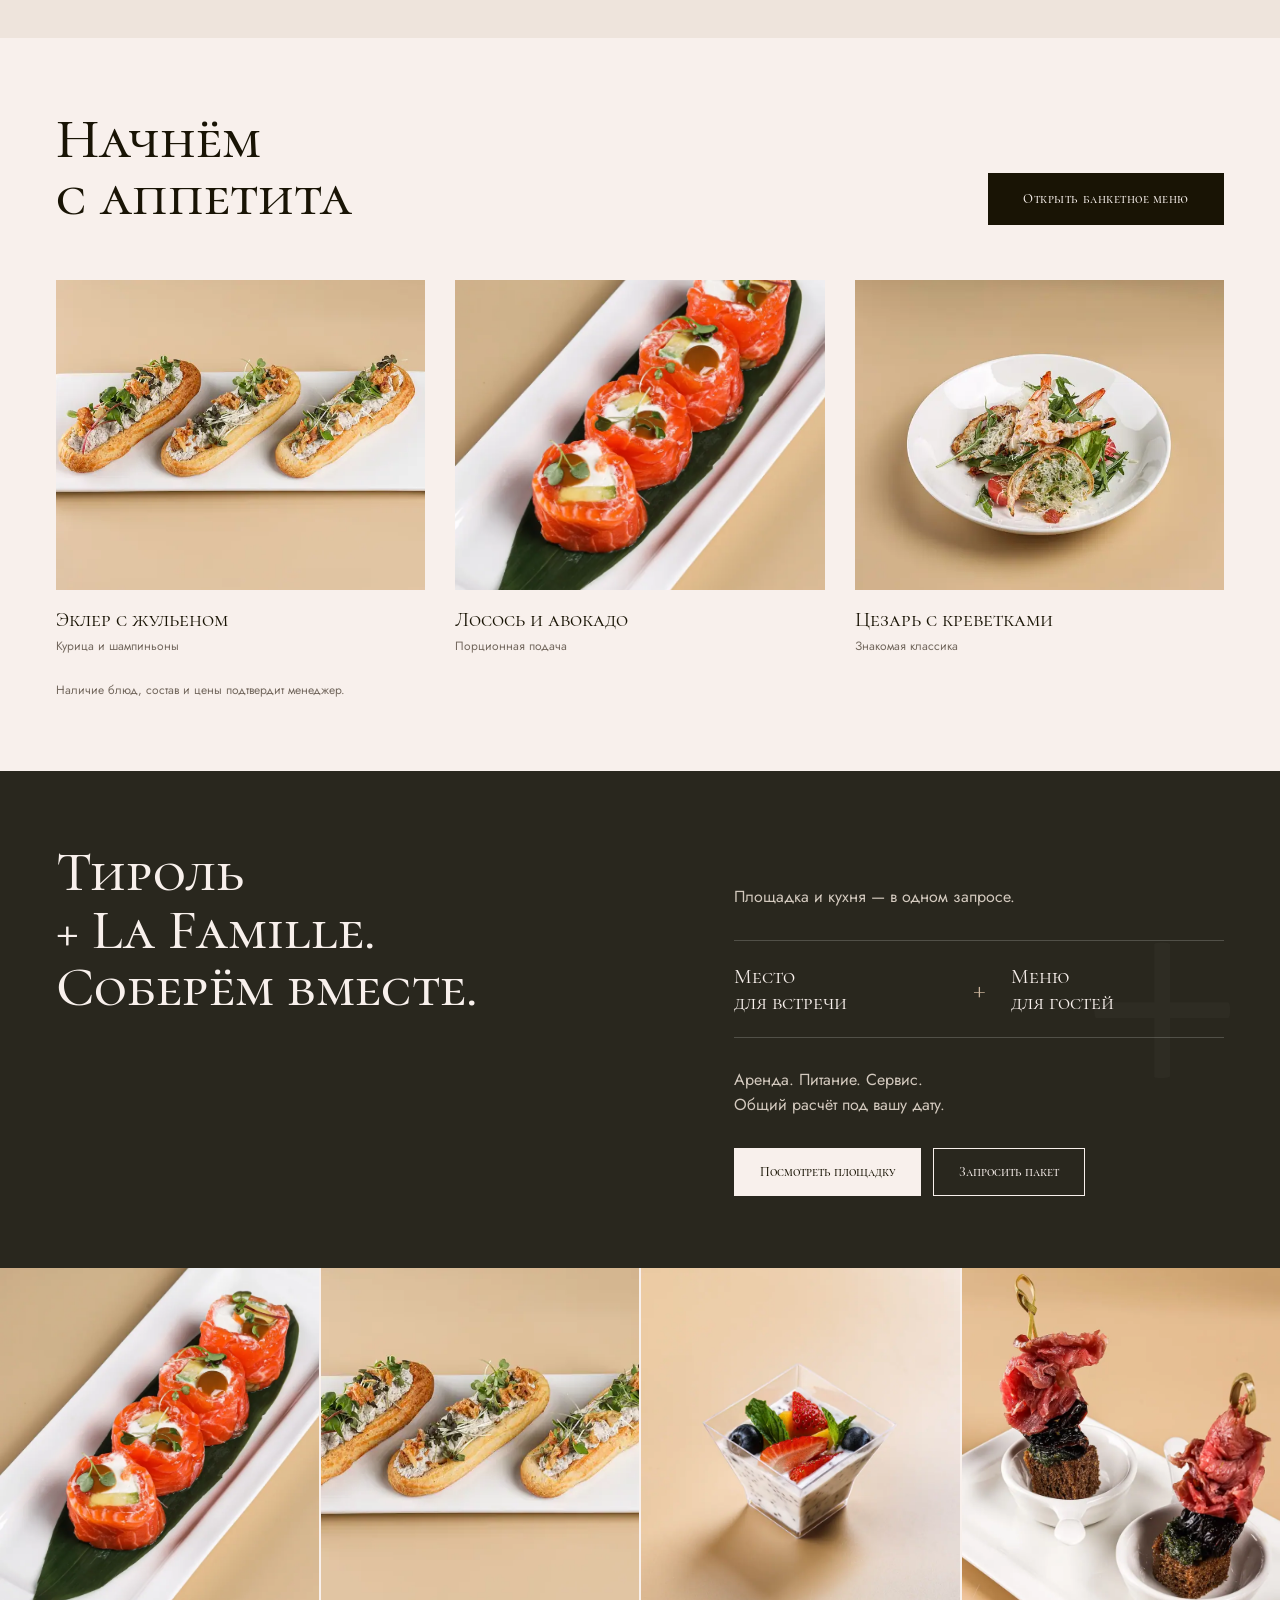
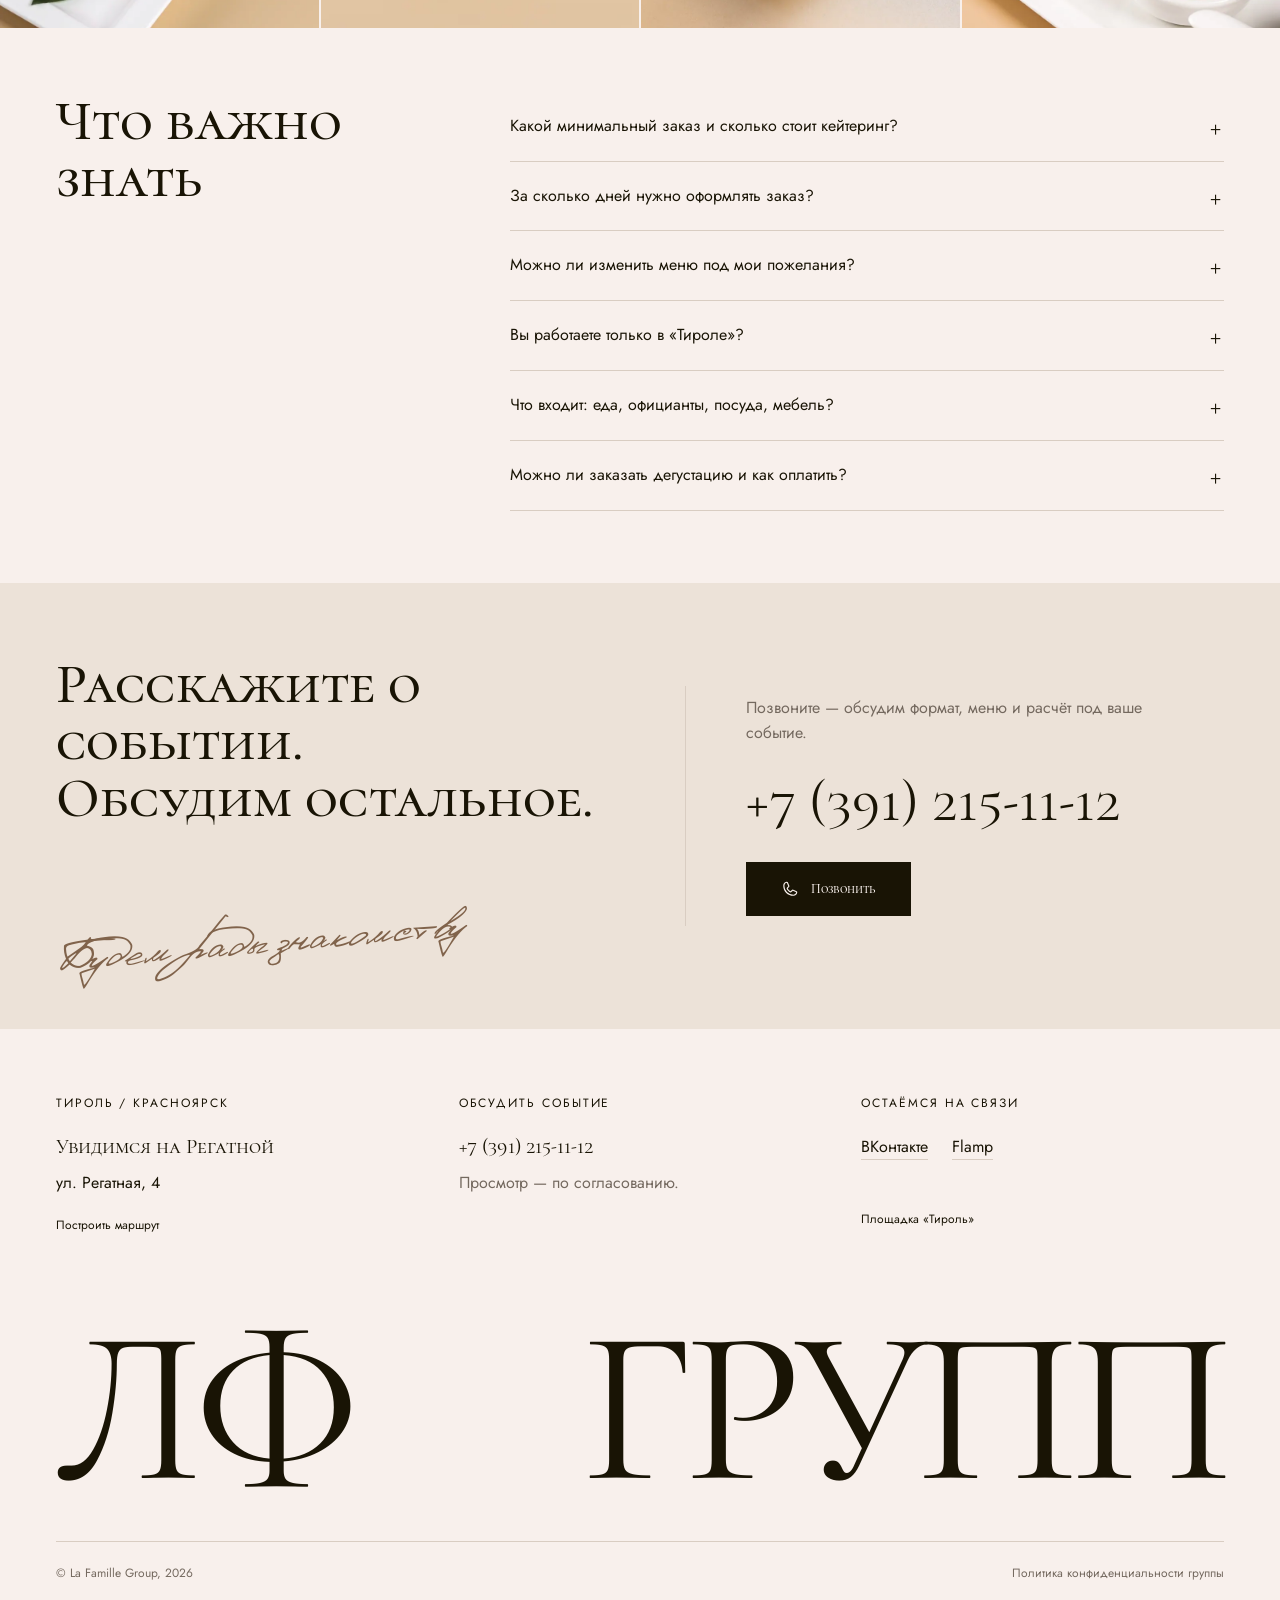
<file: catering.html>
<!doctype html>
<html lang="ru">
  <head>
    <meta charset="utf-8" />
    <meta name="viewport" content="width=device-width, initial-scale=1" />
    <title>Кейтеринг La Famille в Красноярске — банкеты и фуршеты</title>
    <meta
      name="description"
      content="Кейтеринг La Famille Group в Красноярске: банкет, фуршет и меню под ваше событие — в «Тироле» или на вашей площадке. Расчёт по телефону +7 (391) 215-11-12."
    />
    <link rel="canonical" href="https://SITE-URL/catering.html" />
    <meta name="theme-color" content="#29271e" />
    <meta property="og:type" content="website" />
    <meta property="og:locale" content="ru_RU" />
    <meta property="og:site_name" content="La Famille Group" />
    <meta property="og:title" content="Кейтеринг La Famille в Красноярске — банкеты и фуршеты" />
    <meta
      property="og:description"
      content="Кейтеринг La Famille Group в Красноярске: банкет, фуршет и меню под ваше событие — в «Тироле» или на вашей площадке. Расчёт по телефону +7 (391) 215-11-12."
    />
    <meta property="og:url" content="https://SITE-URL/catering.html" />
    <meta property="og:image" content="https://SITE-URL/images/catering-hero-1333.webp" />
    <meta name="twitter:card" content="summary_large_image" />
    <link rel="preload" href="fonts/cormorant-sc-regular.woff2" as="font" type="font/woff2" crossorigin />
    <link rel="preload" href="fonts/jost-regular.woff2" as="font" type="font/woff2" crossorigin />
    <link
      rel="preload"
      as="image"
      href="images/catering-hero-1333.webp"
      imagesrcset="images/catering-hero-800.webp 800w, images/catering-hero-1333.webp 1333w"
      imagesizes="100vw"
      fetchpriority="high"
    />
    <link rel="stylesheet" href="css/style.css" />
    <script type="application/ld+json">
      {
        "@context": "https://schema.org",
        "@graph": [
          {
            "@type": "Organization",
            "@id": "https://SITE-URL/#lafamille",
            "name": "La Famille Group",
            "url": "https://lafamille.group/"
          },
          {
            "@type": "Service",
            "@id": "https://SITE-URL/catering.html#service",
            "name": "Кейтеринг La Famille",
            "serviceType": "Кейтеринг",
            "description": "Банкеты, фуршеты и выездное обслуживание с меню от шефа La Famille Group.",
            "provider": { "@id": "https://SITE-URL/#lafamille" },
            "areaServed": { "@type": "City", "name": "Красноярск" },
            "url": "https://SITE-URL/catering.html",
            "image": "https://SITE-URL/images/catering-hero-1333.webp"
          },
          {
            "@type": "FAQPage",
            "mainEntity": [
              {
                "@type": "Question",
                "name": "Какой минимальный заказ и сколько стоит кейтеринг?",
                "acceptedAnswer": {
                  "@type": "Answer",
                  "text": "Стоимость зависит от формата, количества гостей и меню. Для расчёта укажите дату, место, количество гостей и формат."
                }
              },
              {
                "@type": "Question",
                "name": "За сколько дней нужно оформлять заказ?",
                "acceptedAnswer": {
                  "@type": "Answer",
                  "text": "Обычно достаточно недели. Лучше обращаться за месяц и раньше, срочные заказы — по согласованию."
                }
              },
              {
                "@type": "Question",
                "name": "Можно ли изменить меню под мои пожелания?",
                "acceptedAnswer": {
                  "@type": "Answer",
                  "text": "Да, меню обсуждается под бюджет и концепцию. Аллергии и ограничения согласуйте с кухней заранее."
                }
              },
              {
                "@type": "Question",
                "name": "Вы работаете только в «Тироле»?",
                "acceptedAnswer": {
                  "@type": "Answer",
                  "text": "Возможен выездной формат. Адрес и условия доставки согласуются отдельно."
                }
              },
              {
                "@type": "Question",
                "name": "Что входит: еда, официанты, посуда, мебель?",
                "acceptedAnswer": {
                  "@type": "Answer",
                  "text": "Состав согласуем в расчёте: меню, персонал, посуда, доставка и оборудование."
                }
              },
              {
                "@type": "Question",
                "name": "Можно ли заказать дегустацию и как оплатить?",
                "acceptedAnswer": {
                  "@type": "Answer",
                  "text": "Дегустация и условия оплаты — по запросу у менеджера."
                }
              }
            ]
          }
        ]
      }
    </script>
  </head>
  <body data-page="catering">
    <header class="header">
      <div class="header-container">
        <a class="header-logo" aria-label="La Famille Group" href="https://lafamille.group">
          <svg width="26" height="29" viewBox="0 0 26 29" fill="none" xmlns="http://www.w3.org/2000/svg">
            <path
              d="M12.6452 28.8119C11.6049 28.8119 10.5646 28.5623 9.66117 28.1186C4.89766 25.7893 1.74935 20.9642 0.544788 14.1702C-0.358638 9.15102 0.13414 4.85281 0.13414 4.6587L0.21627 3.99317L12.6452 0L25.0741 3.99317L25.1563 4.6587C25.1837 4.85281 25.6491 9.15102 24.7456 14.1702C23.5411 20.9642 20.3928 25.7893 15.6292 28.1186C14.6984 28.59 13.6855 28.8119 12.6452 28.8119ZM0.955435 4.63097L0.928057 4.76962C0.900681 4.93601 0.462659 9.12329 1.31133 14.0316C2.46114 20.5482 5.47256 25.1792 9.98968 27.3976C11.5775 28.1741 13.6308 28.1741 15.2186 27.3976C19.7357 25.1792 22.7198 20.5482 23.897 14.0316C24.773 9.12329 24.3076 4.96374 24.2802 4.76962L24.2529 4.63097L12.5905 0.887371L0.955435 4.63097Z"
              fill="#191405"
            />
            <path
              d="M17.6817 12.7839C16.9699 13.3385 16.3129 13.699 15.4916 14.004C15.4094 14.0318 15.3547 14.0595 15.2726 14.0872C15.2726 14.0872 15.2452 14.0872 15.2178 14.0872C15.2999 13.8377 15.3821 13.6158 15.4642 13.3662C15.738 12.5066 16.0117 11.6747 16.3129 10.815C16.5045 10.2327 16.8056 9.70583 17.1889 9.26214C17.5174 8.90164 17.9007 8.62434 18.4209 8.56888C18.8863 8.51342 19.2148 8.6798 19.4064 9.12349C19.5433 9.42852 19.598 9.62263 19.6254 9.87221V9.89994C19.6802 10.1772 19.7897 10.3436 20.0087 10.3436C20.0087 10.3436 20.0361 10.3436 20.0361 10.3159C20.0634 10.0941 20.0908 9.84448 20.0635 9.5949C20.0361 9.12349 19.8718 8.6798 19.4885 8.37477C18.8863 7.90335 18.2018 7.84789 17.5174 8.09746C16.9151 8.31931 16.5045 8.76299 16.176 9.28987C15.7927 9.87221 15.5463 10.51 15.3547 11.1478C15.0262 12.1738 14.6703 13.2276 14.3418 14.2536C14.3144 14.3368 14.2596 14.3645 14.1501 14.3923C14.0132 14.4477 13.9037 14.4754 13.7395 14.5032C13.6573 14.5309 13.6026 14.4755 13.63 14.3923C13.7942 13.9486 13.9311 13.5049 14.0954 13.0612C14.3691 12.2848 14.6429 11.4806 14.9167 10.7041C14.944 10.6764 14.944 10.6209 14.9167 10.5655C14.7524 10.2882 14.5881 10.0109 14.4239 9.70583C14.3965 9.76129 14.3965 9.78902 14.3691 9.78902C14.0954 10.5377 13.849 11.2865 13.5752 12.0352C13.2741 12.8948 12.9729 13.7267 12.6718 14.5864C12.6444 14.6696 12.5897 14.725 12.4802 14.7528C12.2885 14.7805 12.0695 14.8359 11.8779 14.8637C11.1661 15.0023 10.4269 15.1133 9.71512 15.2519C8.94858 15.3906 8.20942 15.5292 7.44287 15.6956C6.89534 15.8065 6.37519 16.0284 5.96454 16.3888C5.25275 17.0266 4.97899 17.8031 5.22537 18.7182C5.38963 19.3283 5.80028 19.7997 6.32043 20.1324C7.525 20.8534 8.78432 20.9921 10.1258 20.5484C11.0839 20.2434 11.7136 19.5778 12.0695 18.635C12.4254 17.6367 12.7813 16.6384 13.1372 15.6401C13.1919 15.4737 13.2741 15.4183 13.4383 15.3628C13.6026 15.3074 13.7668 15.2796 13.9585 15.2519C13.8764 15.5015 13.7942 15.7233 13.7395 15.9729C13.3836 17.0544 13.0277 18.1359 12.6718 19.2173C12.6444 19.2728 12.6718 19.3283 12.6992 19.3837C12.8634 19.5778 13.0003 19.7997 13.1646 19.9938C13.1919 20.0215 13.2193 20.0493 13.2193 20.077C13.2193 20.0493 13.2467 20.0493 13.2467 20.0215C13.5205 19.1619 13.7942 18.3022 14.0954 17.4703C14.3418 16.6939 14.6155 15.8897 14.8619 15.1133C14.8893 15.0578 14.9167 15.0301 14.9714 15.0023C15.4094 14.8359 15.8475 14.6973 16.2855 14.5309C17.271 14.115 18.0923 13.5603 18.7494 12.7839H17.6817ZM12.0969 16.2779C11.8779 16.9157 11.6589 17.5813 11.4125 18.2191C11.2482 18.6073 11.0566 18.9955 10.7828 19.3283C10.509 19.7165 10.1258 19.9106 9.68775 20.0493C9.1676 20.1879 8.62006 20.2711 8.07253 20.2156C7.38812 20.1324 6.75846 19.9383 6.23831 19.4946C5.77291 19.0787 5.58127 18.5518 5.69078 17.9417C5.74553 17.609 5.96454 17.3871 6.21093 17.193C6.64895 16.8325 7.14173 16.6107 7.68926 16.4998C8.56531 16.3334 9.44136 16.167 10.29 16.0284C10.9197 15.9174 11.5493 15.8065 12.179 15.6956L12.3433 15.6679C12.2611 15.8897 12.179 16.0838 12.0969 16.2779Z"
              fill="#191405"
            />
          </svg>
        </a>
        <nav aria-label="La Famille Group">
          <ul>
            <li>
              <a class="text-hover-line" href="https://lafamille.group/programma-loyalnosti/"
                >Программа лояльности</a
              >
            </li>
            <li><a class="text-hover-line" href="https://lafamille.group/o-nas/">О нас</a></li>
            <li><a class="text-hover-line" href="https://lafamille.group/karera/">Карьера</a></li>
            <li><a class="text-hover-line" href="https://lafamille.group/novosti/">Новости</a></li>
            <li><a class="text-hover-line" href="https://lafamille.group/akczii/">Акции</a></li>
            <li>
              <button class="projects-button" aria-expanded="false" aria-controls="header-projects">
                <span class="text-hover-line">Проекты</span
                ><svg
                  xmlns="http://www.w3.org/2000/svg"
                  width="25"
                  height="24"
                  viewBox="0 0 25 24"
                  fill="none"
                  aria-hidden="true"
                >
                  <path d="M8.19336 10L12.1934 14L16.1934 10" stroke="#191405" />
                </svg>
              </button>
            </li>
          </ul>
        </nav>
        <button class="header-burger" aria-label="Меню" aria-expanded="false" aria-controls="header-projects">
          <span></span><span></span><span></span>
        </button>
      </div>
      <div class="header-mobile" id="header-projects">
        <div class="header-mobile-container header-container">
          <ul class="header-mobile-list">
            <li>
              <a
                href="https://lafamille.group/project/la-famille/"
                class="header-mobile-list-title hover-animation"
                ><span>ЛаФамилия</span><span aria-hidden="true">ЛаФамилия</span></a
              ><span class="header-mobile-list-desc">Ресторан средиземноморской кухни</span>
            </li>
            <li>
              <a href="./" class="header-mobile-list-title hover-animation"
                ><span>Тироль</span><span aria-hidden="true">Тироль</span></a
              ><span class="header-mobile-list-desc">Площадка для частных и корпоративных событий</span>
            </li>
            <li>
              <a
                href="https://lafamille.group/project/buyan/"
                class="header-mobile-list-title hover-animation"
                ><span>Буян</span><span aria-hidden="true">Буян</span></a
              ><span class="header-mobile-list-desc">Ресторан русской кухни на берегу Енисея</span>
            </li>
            <li>
              <a
                href="https://lafamille.group/project/rokos/"
                class="header-mobile-list-title hover-animation"
                ><span>Рокос</span><span aria-hidden="true">Рокос</span></a
              ><span class="header-mobile-list-desc">Кофейня в Тайланде</span>
            </li>
            <li>
              <a
                href="https://lafamille.group/project/kanzhul/"
                class="header-mobile-list-title hover-animation"
                ><span>Канжуль</span><span aria-hidden="true">Канжуль</span></a
              ><span class="header-mobile-list-desc">База отдыха в Хакасии</span>
            </li>
            <li>
              <a
                href="https://lafamille.group/project/sosny/"
                class="header-mobile-list-title hover-animation"
                ><span>Сосны</span><span aria-hidden="true">Сосны</span></a
              ><span class="header-mobile-list-desc">Дом событий</span>
            </li>
            <li>
              <a href="catering.html" class="header-mobile-list-title hover-animation"
                ><span>Кейтеринг</span><span aria-hidden="true">Кейтеринг</span></a
              ><span class="header-mobile-list-desc">Сопровождение частных и городских мероприятий</span>
            </li>
          </ul>
          <nav aria-label="La Famille Group">
            <ul>
              <li><a href="https://lafamille.group/programma-loyalnosti/">Программа лояльности</a></li>
              <li><a href="https://lafamille.group/o-nas/">О нас</a></li>
              <li><a href="https://lafamille.group/karera/">Карьера</a></li>
              <li><a href="https://lafamille.group/novosti/">Новости</a></li>
              <li><a href="https://lafamille.group/akczii/">Акции</a></li>
            </ul>
          </nav>
        </div>
      </div>
    </header>
    <main>
      <section class="hero-projects">
        <img
          src="images/catering-hero-1333.webp"
          srcset="images/catering-hero-800.webp 800w, images/catering-hero-1333.webp 1333w"
          sizes="100vw"
          width="1333"
          height="2000"
          alt="Гастрономическая подача кейтеринга La Famille"
          fetchpriority="high"
        />
        <div class="hero-projects-container">
          <div class="hero-projects-text">
            <div class="hero-projects-desc">
              <span>Сопровождение частных и городских мероприятий</span><span>Красноярск</span
              ><a href="tel:+73912151112">+7 (391) 215-11-12</a>
            </div>
            <h1 class="hero-projects-title split-text is-long">Кейтеринг</h1>
          </div>
          <div class="hero-projects-buttons">
            <a
              class="btn btn-colored"
              href="https://lafamille.group/wp-content/uploads/2025/08/banketnoe-menyu-1.pdf"
              target="_blank"
              rel="noopener"
              ><span>Меню</span></a
            >
            <a class="btn btn-colored" href="tel:+73912151112"><span>Позвонить</span></a>
          </div>
        </div>
      </section>

      <section class="section format-section">
        <div class="container">
          <div class="section-head">
            <div>
              <h2>Как будем<br />праздновать?</h2>
            </div>
            <p>Выберите формат.<br />Меню соберём под ваше событие.</p>
          </div>
          <div class="menu-grid">
            <article class="dish">
              <img
                src="images/dish-hot-1500.webp"
                srcset="images/dish-hot-800.webp 800w, images/dish-hot-1500.webp 1500w"
                sizes="(max-width: 700px) 100vw, 33vw"
                width="1500"
                height="1000"
                alt="Горячее блюдо из меню La Famille"
                loading="lazy"
                decoding="async"
              />
              <h3>Банкет</h3>
              <p>Общий стол. Горячее. Праздничная подача.</p>
              <div class="actions">
                <a class="text-link" href="#request" data-intent="Банкет">Обсудить банкет</a>
              </div>
            </article>
            <article class="dish">
              <img
                src="images/dish-canape-1000.webp"
                srcset="images/dish-canape-800.webp 800w, images/dish-canape-1000.webp 1000w"
                sizes="(max-width: 700px) 100vw, 33vw"
                width="1000"
                height="1500"
                alt="Канапе с телятиной из меню кейтеринга"
                loading="lazy"
                decoding="async"
              />
              <h3>Фуршет</h3>
              <p>Небольшие порции. Лёгкая подача. Свободное общение.</p>
              <div class="actions">
                <a class="text-link" href="#request" data-intent="Фуршет">Обсудить фуршет</a>
              </div>
            </article>
            <article class="dish">
              <img
                src="images/dish-dessert-1333.webp"
                srcset="images/dish-dessert-800.webp 800w, images/dish-dessert-1333.webp 1333w"
                sizes="(max-width: 700px) 100vw, 33vw"
                width="1333"
                height="2000"
                alt="Порционный десерт из меню кейтеринга"
                loading="lazy"
                decoding="async"
              />
              <h3>Ваш сценарий</h3>
              <p>Ваша идея. Любимые вкусы. Особые пожелания.</p>
              <div class="actions">
                <a class="text-link" href="#request" data-intent="Индивидуальный формат"
                  >Рассказать об идее</a
                >
              </div>
            </article>
          </div>
        </div>
      </section>
      <section class="section" id="menu">
        <div class="container">
          <div class="section-head">
            <div>
              <h2>Начнём<br />с аппетита</h2>
            </div>
            <a
              class="button dark menu-btn"
              href="https://lafamille.group/wp-content/uploads/2025/08/banketnoe-menyu-1.pdf"
              target="_blank"
              rel="noopener"
              >Открыть банкетное меню</a
            >
          </div>
          <div class="menu-grid">
            <article class="dish">
              <img
                src="images/dish-eclair-1500.webp"
                srcset="images/dish-eclair-800.webp 800w, images/dish-eclair-1500.webp 1500w"
                sizes="(max-width: 700px) 100vw, 33vw"
                width="1500"
                height="1000"
                alt="Эклер с куриным жульеном и шампиньонами"
                loading="lazy"
                decoding="async"
              />
              <h3>Эклер с жульеном</h3>
              <p>Курица и шампиньоны</p>
            </article>
            <article class="dish">
              <img
                src="images/dish-salmon-1334.webp"
                srcset="images/dish-salmon-800.webp 800w, images/dish-salmon-1334.webp 1334w"
                sizes="(max-width: 700px) 100vw, 33vw"
                width="1334"
                height="2000"
                alt="Рулетики из лосося с авокадо"
                loading="lazy"
                decoding="async"
              />
              <h3>Лосось и авокадо</h3>
              <p>Порционная подача</p>
            </article>
            <article class="dish">
              <img
                src="images/dish-caesar-1500.webp"
                srcset="images/dish-caesar-800.webp 800w, images/dish-caesar-1500.webp 1500w"
                sizes="(max-width: 700px) 100vw, 33vw"
                width="1500"
                height="1000"
                alt="Салат «Цезарь» с креветками"
                loading="lazy"
                decoding="async"
              />
              <h3>Цезарь с креветками</h3>
              <p>Знакомая классика</p>
            </article>
          </div>
          <p class="hint" style="margin-top: 26px">Наличие блюд, состав и цены подтвердит менеджер.</p>
        </div>
      </section>
      <section class="section offer" id="offer">
        <div class="container offer-grid">
          <div>
            <h2>Тироль<br />+ La Famille.<br />Соберём вместе.</h2>
          </div>
          <div class="offer-copy">
            <p>Площадка и кухня — в одном запросе.</p>
            <div class="offer-equation">
              <div>Место<br />для встречи</div>
              <span>+</span>
              <div>Меню<br />для гостей</div>
            </div>
            <p>Аренда. Питание. Сервис.<br />Общий расчёт под вашу дату.</p>
            <div class="actions">
              <a class="button white" href="./">Посмотреть площадку</a
              ><a class="button ghost" href="#request" data-intent="Площадка + кейтеринг">Запросить пакет</a>
            </div>
          </div>
        </div>
      </section>
      <section class="catering-photo-strip" aria-label="Детали кейтеринга">
        <img
          src="images/dish-salmon-1334.webp"
          srcset="images/dish-salmon-800.webp 800w, images/dish-salmon-1334.webp 1334w"
          sizes="(max-width: 700px) 100vw, 33vw"
          width="1334"
          height="2000"
          alt="Лосось и авокадо"
          loading="lazy"
          decoding="async"
        /><img
          src="images/dish-eclair-1500.webp"
          srcset="images/dish-eclair-800.webp 800w, images/dish-eclair-1500.webp 1500w"
          sizes="(max-width: 700px) 100vw, 33vw"
          width="1500"
          height="1000"
          alt="Эклеры с жульеном"
          loading="lazy"
          decoding="async"
        /><img
          src="images/dish-dessert-1333.webp"
          srcset="images/dish-dessert-800.webp 800w, images/dish-dessert-1333.webp 1333w"
          sizes="(max-width: 700px) 100vw, 33vw"
          width="1333"
          height="2000"
          alt="Порционные десерты"
          loading="lazy"
          decoding="async"
        /><img
          src="images/dish-canape-1000.webp"
          srcset="images/dish-canape-800.webp 800w, images/dish-canape-1000.webp 1000w"
          sizes="(max-width: 700px) 100vw, 33vw"
          width="1000"
          height="1500"
          alt="Канапе"
          loading="lazy"
          decoding="async"
        />
      </section>

      <section class="section" id="faq">
        <div class="container faq-layout">
          <div>
            <h2>Что важно<br />знать</h2>
          </div>
          <div class="faq-list">
            <details>
              <summary>Какой минимальный заказ и сколько стоит кейтеринг?</summary>
              <p>
                Стоимость зависит от формата, количества гостей и меню. Для расчёта укажите дату, место,
                количество гостей и формат.
              </p>
            </details>
            <details>
              <summary>За сколько дней нужно оформлять заказ?</summary>
              <p>
                Обычно достаточно недели. Лучше обращаться за месяц и раньше, срочные заказы — по
                согласованию.
              </p>
            </details>
            <details>
              <summary>Можно ли изменить меню под мои пожелания?</summary>
              <p>
                Да, меню обсуждается под бюджет и концепцию. Аллергии и ограничения согласуйте с кухней
                заранее.
              </p>
            </details>
            <details>
              <summary>Вы работаете только в «Тироле»?</summary>
              <p>Возможен выездной формат. Адрес и условия доставки согласуются отдельно.</p>
            </details>
            <details>
              <summary>Что входит: еда, официанты, посуда, мебель?</summary>
              <p>Состав согласуем в расчёте: меню, персонал, посуда, доставка и оборудование.</p>
            </details>
            <details>
              <summary>Можно ли заказать дегустацию и как оплатить?</summary>
              <p>Дегустация и условия оплаты — по запросу у менеджера.</p>
            </details>
          </div>
        </div>
      </section>
      <section class="section request" id="request">
        <div class="container request-grid">
          <div class="request-copy">
            <h2>Расскажите о событии.<br />Обсудим остальное.</h2>
            <div class="script">Будем рады знакомству</div>
          </div>
          <div class="call-box">
            <p class="call-lead">Позвоните — обсудим формат, меню и расчёт под ваше событие.</p>
            <a class="call-number" href="tel:+73912151112">+7 (391) 215-11-12</a
            ><a class="button dark call-button" href="tel:+73912151112"
              ><svg
                aria-hidden="true"
                xmlns="http://www.w3.org/2000/svg"
                viewBox="0 0 256 256"
                fill="currentColor"
              >
                <path
                  d="M222.37,158.46l-47.11-21.11-.13-.06a16,16,0,0,0-15.17,1.4,8.12,8.12,0,0,0-.75.56L134.87,160c-15.42-7.49-31.34-23.29-38.83-38.51l20.78-24.71c.2-.25.39-.5.57-.77a16,16,0,0,0,1.32-15.06l0-.12L97.54,33.64a16,16,0,0,0-16.62-9.52A56.26,56.26,0,0,0,32,80c0,79.4,64.6,144,144,144a56.26,56.26,0,0,0,55.88-48.92A16,16,0,0,0,222.37,158.46ZM176,208A128.14,128.14,0,0,1,48,80,40.2,40.2,0,0,1,82.87,40a.61.61,0,0,0,0,.12l21,47L83.2,111.86a6.13,6.13,0,0,0-.57.77,16,16,0,0,0-1,15.7c9.06,18.53,27.73,37.06,46.46,46.11a16,16,0,0,0,15.75-1.14,8.44,8.44,0,0,0,.74-.56L168.89,152l47,21.05h0s.08,0,.11,0A40.21,40.21,0,0,1,176,208Z"
                /></svg
              >Позвонить</a
            >
          </div>
        </div>
      </section>
    </main>
    <footer class="footer" id="contacts">
      <div class="container">
        <div class="contact-row">
          <div>
            <div class="eyebrow">Тироль / Красноярск</div>
            <h3>Увидимся на Регатной</h3>
            <p>ул. Регатная, 4</p>
            <a
              class="text-link"
              href="https://yandex.ru/maps/?text=%D0%9A%D1%80%D0%B0%D1%81%D0%BD%D0%BE%D1%8F%D1%80%D1%81%D0%BA%20%D0%A2%D0%B8%D1%80%D0%BE%D0%BB%D1%8C%20%D0%A0%D0%B5%D0%B3%D0%B0%D1%82%D0%BD%D0%B0%D1%8F%204"
              target="_blank"
              rel="noopener"
              >Построить маршрут</a
            >
          </div>
          <div>
            <div class="eyebrow">Обсудить событие</div>
            <h3><a href="tel:+73912151112">+7 (391) 215-11-12</a></h3>
            <p class="muted">Просмотр — по согласованию.</p>
          </div>
          <div>
            <div class="eyebrow">Остаёмся на связи</div>
            <div class="socials">
              <a href="https://vk.com/lafamille.rest" target="_blank" rel="noopener">ВКонтакте</a
              ><a
                href="https://krasnoyarsk.flamp.ru/firm/la_famille_restoran-70000001028582072"
                target="_blank"
                rel="noopener"
                >Flamp</a
              >
            </div>
            <div class="actions"><a class="text-link" href="./">Площадка «Тироль»</a></div>
          </div>
        </div>
        <div class="footer-brand" aria-label="ЛФ Групп"><span>ЛФ</span><span>Групп</span></div>
        <div class="footer-bottom">
          <span>© La Famille Group, 2026</span
          ><a href="https://lafamille.group/politika-konfidenczialnosti/" target="_blank" rel="noopener"
            >Политика конфиденциальности группы</a
          >
        </div>
      </div>
    </footer>
    <a class="floating-back" href="#request">Обсудить меню</a>
    <dialog class="dialog lightbox" id="photo-dialog" aria-label="Фотография площадки">
      <button class="close" data-close aria-label="Закрыть фотографию">×</button
      ><button class="lightbox-prev" aria-label="Предыдущая фотография">←</button
      ><img id="lightbox-image" alt="" /><button class="lightbox-next" aria-label="Следующая фотография">
        →
      </button>
      <div class="lightbox-caption"><span id="photo-caption"></span><span id="photo-count"></span></div>
    </dialog>
    <script src="js/main.js" defer></script>
  </body>
</html>
</file>
<file: css/style.css>
@font-face {
  font-family: CormorantSC;
  font-style: normal;
  font-weight: 400;
  font-display: swap;
  src: url("../fonts/cormorant-sc-regular.woff2") format("woff2");
}
@font-face {
  font-family: CormorantSC;
  font-style: normal;
  font-weight: 500;
  font-display: swap;
  src: url("../fonts/cormorant-sc-medium.woff2") format("woff2");
}
@font-face {
  font-family: Jost;
  font-style: normal;
  font-weight: 400;
  font-display: swap;
  src: url("../fonts/jost-regular.woff2") format("woff2");
}
@font-face {
  font-family: Jost;
  font-style: normal;
  font-weight: 500;
  font-display: swap;
  src: url("../fonts/jost-medium.woff2") format("woff2");
}
@font-face {
  font-family: DeniStina;
  font-style: normal;
  font-weight: 400;
  font-display: swap;
  src: url("../fonts/denistina.woff2") format("woff2");
}
@font-face {
  font-family: FuturaNew;
  font-style: normal;
  font-weight: 400;
  font-display: swap;
  src: url("../fonts/futura-new-book.woff2") format("woff2");
}
:root {
  --paper: #f8f0ec;
  --ink: #191405;
  --muted: #74695f;
  --line: #d9cdc2;
  --brown: #65503d;
  --light: #ece2d8;
  --serif: CormorantSC, Georgia, serif;
  --sans: Jost, Arial, sans-serif;
}
* {
  box-sizing: border-box;
}
html {
  scroll-behavior: smooth;
  scroll-padding-top: 115px;
}
body {
  margin: 0;
  background: var(--paper);
  color: var(--ink);
  font: var(--fs-body) / 1.55 var(--sans);
}
button,
input,
select,
textarea {
  font: inherit;
  color: inherit;
}
button,
a,
input,
select,
textarea {
  -webkit-tap-highlight-color: transparent;
}
button {
  cursor: pointer;
}
a {
  color: inherit;
  text-decoration: none;
}
img {
  max-width: 100%;
  display: block;
}
button {
  border: 0;
  background: none;
}
h1,
h2,
h3,
p {
  margin: 0;
}
h1,
h2,
h3 {
  font-family: var(--serif);
  font-weight: 400;
  line-height: 1.04;
}
h2 {
  font-size: var(--fs-h2);
}
h3 {
  font-size: var(--fs-h3);
}
p + p {
  margin-top: 18px;
}
.container {
  width: min(1360px, calc(100% - 112px));
  margin-inline: auto;
}
.section {
  padding: 112px 0;
}
.eyebrow {
  font-size: var(--fs-small);
  text-transform: uppercase;
  letter-spacing: 0.16em;
  margin-bottom: 22px;
}
.muted,
.hint {
  color: var(--muted);
}
.hint {
  font-size: var(--fs-small);
  line-height: 1.5;
}
.script {
  font:
    var(--fs-script) / 1 DeniStina,
    cursive;
  transform: rotate(-5deg);
  color: #80634b;
}
.rule {
  border-top: 1px solid var(--line);
}
.button {
  min-height: 48px;
  display: inline-flex;
  align-items: center;
  justify-content: center;
  gap: 32px;
  padding: 13px 25px;
  border: 1px solid var(--ink);
  font: var(--fs-btn) / 1.2 var(--serif);
  transition:
    background 0.2s,
    color 0.2s;
}
.button:hover {
  background: var(--ink);
  color: var(--paper);
}
.button.dark {
  background: var(--ink);
  color: var(--paper);
}
.button.dark:hover {
  background: var(--brown);
}
.button.white {
  background: var(--paper);
  color: var(--ink);
  border-color: var(--paper);
}
.button.white:hover {
  background: #e5d7c9;
}
.button.ghost {
  color: inherit;
  border-color: currentColor;
}
.text-link {
  display: inline-flex;
  gap: 25px;
  align-items: center;
  border-bottom: 1px solid currentColor;
  padding-bottom: 6px;
  font-size: var(--fs-small);
}
.actions {
  display: flex;
  gap: 12px;
  flex-wrap: wrap;
  margin-top: 30px;
}
.prototype {
  height: 27px;
  text-align: center;
  background: #e7dbcf;
  font-size: 10px;
  letter-spacing: 0.06em;
  display: flex;
  align-items: center;
  justify-content: center;
  padding: 0 12px;
}
.subnav {
  border-bottom: 1px solid var(--line);
  position: sticky;
  top: 0;
  z-index: 9;
  background: var(--paper);
}
.subnav .container {
  min-height: 64px;
  display: flex;
  align-items: center;
  justify-content: space-between;
  gap: 24px;
}
.subnav-links {
  display: flex;
  gap: 30px;
  font-size: var(--fs-small);
}
.subnav-brand {
  font: var(--fs-h3) var(--serif);
  text-transform: uppercase;
}
.subnav .text-link {
  font-size: var(--fs-small);
  padding: 0;
  border: 0;
}
.intro-grid {
  display: grid;
  grid-template-columns: 1fr 1fr;
  gap: 80px;
  align-items: start;
}
.intro-copy {
  max-width: 420px;
  padding-top: 50px;
  font-size: var(--fs-body);
}
.intro-heading .script {
  display: block;
  margin: 25px 0 0 55px;
}
.fact-row {
  display: grid;
  grid-template-columns: repeat(3, 1fr);
  border-block: 1px solid var(--line);
  margin-top: 55px;
  padding: 24px 0;
  gap: 25px;
}
.fact-row strong {
  font: var(--fs-sub) / 1.2 var(--serif);
  display: block;
  font-weight: 400;
}
.fact-row span {
  display: block;
  font-size: var(--fs-small);
  color: var(--muted);
  margin-top: 7px;
}
.intro-images {
  display: grid;
  grid-template-columns: 1.45fr 0.8fr;
  gap: 60px;
  margin-top: 65px;
  align-items: center;
}
.intro-images figure {
  margin: 0;
  position: relative;
}
.intro-images img {
  width: 100%;
  height: 470px;
  object-fit: cover;
}
.intro-images figure:nth-child(2) img {
  height: 420px;
  border-radius: 230px 230px 0 0;
  object-position: center;
}
.intro-images figcaption {
  font-size: var(--fs-small);
  color: var(--muted);
  margin-top: 14px;
}
.section-head {
  display: flex;
  justify-content: space-between;
  gap: 40px;
  align-items: flex-end;
  margin-bottom: 55px;
}
.section-head p {
  max-width: 320px;
  font-size: var(--fs-body);
}
.format-section {
  background: #eee4dc;
}
.arches {
  display: flex;
  align-items: flex-end;
  gap: 18px;
  min-height: 400px;
}
.arch {
  position: relative;
  flex: 1;
  height: 325px;
  border-radius: 180px 180px 0 0;
  overflow: hidden;
  isolation: isolate;
  text-align: left;
  padding: 24px 19px;
  color: white;
  transition:
    flex 0.4s,
    height 0.4s;
  display: flex;
  flex-direction: column;
  justify-content: flex-end;
  min-width: 0;
}
.arch img {
  position: absolute;
  inset: 0;
  z-index: -2;
  width: 100%;
  height: 100%;
  object-fit: cover;
  filter: brightness(0.68);
  transition:
    filter 0.4s,
    transform 0.5s;
}
.arch:after {
  content: "";
  position: absolute;
  inset: 0;
  z-index: -1;
  background: linear-gradient(transparent 35%, #100b08bb);
}
.arch:nth-child(2),
.arch:nth-child(4) {
  height: 365px;
}
.arch.selected {
  height: 410px;
  flex: 1.4;
}
.arch.selected img,
.arch:hover img {
  filter: brightness(0.92);
  transform: scale(1.025);
}
.arch span {
  font: var(--fs-h3) / 1.1 var(--serif);
}
.arch small {
  font-size: var(--fs-small);
  text-transform: uppercase;
  letter-spacing: 0.08em;
  margin-bottom: 14px;
}
.arch .arrow {
  font: 20px var(--sans);
  margin-top: 18px;
}
.format-detail {
  display: grid;
  grid-template-columns: 1fr 1fr auto;
  gap: 30px;
  align-items: center;
  border-top: 1px solid #cfc0b3;
  margin-top: 35px;
  padding-top: 27px;
}
.format-detail h3 {
  font-size: var(--fs-h3);
}
.format-detail p {
  font-size: var(--fs-small);
  max-width: 420px;
}
.video-grid {
  display: grid;
  grid-template-columns: 1.25fr 1fr;
  gap: 80px;
  align-items: center;
}
.video-poster {
  position: relative;
  min-height: 440px;
  overflow: hidden;
  display: block;
  width: 100%;
  color: white;
  text-align: left;
  padding: 30px;
}
.video-poster img {
  position: absolute;
  inset: 0;
  width: 100%;
  height: 100%;
  object-fit: cover;
  filter: brightness(0.65);
}
.video-poster .play {
  position: absolute;
  left: 50%;
  top: 50%;
  transform: translate(-50%, -50%);
  width: 80px;
  height: 80px;
  border: 1px solid #fff;
  border-radius: 50%;
  display: grid;
  place-items: center;
  font-size: 23px;
  padding-left: 4px;
  transition: background 0.2s;
}
.video-poster:hover .play {
  background: #fff3;
}
.video-poster .video-caption {
  position: absolute;
  bottom: 25px;
  left: 30px;
  right: 30px;
  display: flex;
  justify-content: space-between;
  font-size: 12px;
}
.video-copy h2 {
  font-size: var(--fs-h2);
}
.video-copy p {
  margin-top: 25px;
  max-width: 340px;
}
.video-copy .script {
  margin-top: 28px;
}
.offer {
  background: #29271e;
  color: var(--paper);
  position: relative;
  overflow: hidden;
}
.offer:before {
  content: "+";
  position: absolute;
  font: 400px/1 var(--serif);
  color: #ffffff06;
  right: 3%;
  top: 0;
}
.offer .eyebrow {
  color: #c8b29a;
}
.offer-grid {
  display: grid;
  grid-template-columns: 1.2fr 1fr;
  gap: 90px;
  position: relative;
}
.offer h2 {
  font-size: var(--fs-h2);
}
.offer-copy {
  padding-top: 42px;
}
.offer-copy p {
  max-width: 390px;
  color: #d3c9be;
}
.offer-equation {
  display: grid;
  grid-template-columns: 1fr auto 1fr;
  gap: 25px;
  align-items: center;
  border-block: 1px solid #ffffff30;
  margin: 30px 0;
  padding: 22px 0;
  font: var(--fs-h3) var(--serif);
}
.offer-equation span {
  font: var(--fs-sub) var(--serif);
  color: #c8b29a;
}
.offer .hint {
  color: #b8afa2;
}
.catering-preview {
  display: grid;
  grid-template-columns: 1fr 1fr;
  gap: 85px;
  align-items: center;
}
.food-arch {
  height: 530px;
  width: 100%;
  object-fit: cover;
  border-radius: 280px 280px 0 0;
}
.catering-preview .script {
  margin: 15px 0 30px;
}
.catering-preview p {
  max-width: 410px;
}
.tags {
  display: flex;
  flex-wrap: wrap;
  gap: 8px;
  margin: 25px 0;
}
.tag {
  font-size: var(--fs-small);
  border: 1px solid var(--line);
  padding: 6px 12px;
}
.technical {
  background: var(--light);
}
.tech-grid {
  display: grid;
  grid-template-columns: 0.8fr 1.2fr;
  gap: 80px;
}
.specs {
  margin: 0;
}
.spec {
  display: flex;
  justify-content: space-between;
  gap: 25px;
  border-bottom: 1px solid #cbbfb2;
  padding: 16px 0;
  font-size: var(--fs-small);
}
.spec:first-child {
  padding-top: 0;
}
.spec dt {
  min-width: 120px;
}
.spec dd {
  margin: 0;
  text-align: right;
  max-width: 330px;
  color: var(--muted);
}
.technical .hint {
  margin-top: 23px;
}
.gallery {
  display: grid;
  grid-template-columns: 1.2fr 0.8fr 1fr;
  gap: 24px;
  align-items: center;
}
.gallery button {
  padding: 0;
  position: relative;
}
.gallery img {
  height: 370px;
  width: 100%;
  object-fit: cover;
}
.gallery button:nth-child(2) img {
  height: 450px;
  border-radius: 220px 220px 0 0;
}
.gallery button:after {
  content: "↗";
  position: absolute;
  bottom: 16px;
  right: 16px;
  background: var(--paper);
  width: 34px;
  height: 34px;
  display: grid;
  place-items: center;
}
.gallery-label {
  margin-top: 20px;
  font-size: var(--fs-small);
  color: var(--muted);
}
.booking {
  background: #ede3d9;
}
.booking-grid {
  display: grid;
  grid-template-columns: 0.85fr 1.15fr;
  gap: 70px;
}
.booking-copy > p {
  max-width: 310px;
  margin-top: 28px;
}
.calendar {
  border: 1px solid #d1c2b5;
  padding: 28px;
  background: #f8f0ec88;
}
.calendar-top {
  display: flex;
  align-items: center;
  justify-content: space-between;
  margin-bottom: 22px;
}
.calendar-top h3 {
  font-size: var(--fs-h3);
}
.calendar-nav {
  width: 34px;
  height: 34px;
  border: 1px solid var(--line);
}
.calendar-nav:disabled {
  opacity: 0.3;
  cursor: default;
}
.calendar-week,
.calendar-days {
  display: grid;
  grid-template-columns: repeat(7, 1fr);
  gap: 5px;
  text-align: center;
}
.calendar-week {
  font-size: 10px;
  color: var(--muted);
  margin-bottom: 8px;
  text-transform: uppercase;
}
.day {
  height: 42px;
  border: 1px solid transparent;
  font-size: 13px;
  position: relative;
}
.day:hover:not(:disabled) {
  border-color: var(--brown);
}
.day:disabled {
  color: #b7ada5;
  cursor: default;
}
.day.selected {
  background: var(--ink);
  color: white;
}
.day.demo-busy {
  background: repeating-linear-gradient(135deg, #e6dad0, #e6dad0 3px, #eee4dc 3px, #eee4dc 6px);
}
.day.partial:after {
  content: "";
  position: absolute;
  width: 4px;
  height: 4px;
  border-radius: 50%;
  background: var(--brown);
  bottom: 3px;
  left: calc(50% - 2px);
}
.calendar-legend {
  display: flex;
  gap: 18px;
  font-size: 10px;
  color: var(--muted);
  margin-top: 18px;
  flex-wrap: wrap;
}
.calendar-legend span:before {
  content: "";
  display: inline-block;
  width: 8px;
  height: 8px;
  border: 1px solid var(--brown);
  margin-right: 6px;
}
.calendar-legend .busy:before {
  background: #ded1c5;
}
.calendar-legend .chosen:before {
  background: var(--ink);
}
.demo-note {
  font-size: 11px;
  color: var(--muted);
  margin-top: 18px;
}
.slot-title {
  margin-top: 25px;
  font-size: 13px;
}
.slots {
  display: flex;
  flex-wrap: wrap;
  gap: 8px;
  margin-top: 12px;
}
.slot {
  padding: 10px 16px;
  border: 1px solid var(--line);
  font-size: 12px;
}
.slot.selected {
  background: var(--ink);
  color: white;
}
.slot:disabled {
  opacity: 0.4;
  text-decoration: line-through;
  cursor: default;
}
.booking-summary {
  margin-top: 18px;
  border-top: 1px solid var(--line);
  padding-top: 15px;
  font-size: 13px;
  min-height: 37px;
}
.faq-layout {
  display: grid;
  grid-template-columns: 0.7fr 1.3fr;
  gap: 70px;
}
.faq-layout h2 {
  max-width: 300px;
}
.faq-list details {
  border-bottom: 1px solid var(--line);
}
summary {
  cursor: pointer;
  list-style: none;
  padding: 22px 36px 22px 0;
  font-size: var(--fs-body);
  position: relative;
}
summary::-webkit-details-marker {
  display: none;
}
summary:after {
  content: "+";
  position: absolute;
  right: 3px;
  top: 18px;
  font: 28px var(--serif);
}
details[open] summary:after {
  content: "−";
}
.faq-list details p {
  font-size: var(--fs-body);
  color: var(--muted);
  max-width: 610px;
  padding-bottom: 25px;
}
.reviews-placeholder {
  border-block: 1px solid var(--line);
  padding: 35px 0;
  display: grid;
  grid-template-columns: 1fr 1fr;
  gap: 50px;
  margin-top: 80px;
}
.reviews-placeholder h3 {
  font-size: var(--fs-h3);
}
.review-placeholder-copy {
  font-size: var(--fs-small);
  color: var(--muted);
}
.request {
  background: var(--light);
}
.request-grid {
  display: grid;
  grid-template-columns: 1fr 1fr;
  gap: 90px;
}
.request-copy p {
  max-width: 360px;
  margin-top: 28px;
}
.request-copy .script {
  margin-top: 30px;
}
.form {
  display: grid;
  grid-template-columns: 1fr 1fr;
  gap: 22px;
}
.field {
  display: flex;
  flex-direction: column;
  gap: 7px;
  font-size: var(--fs-small);
}
.field.full,
.form .full {
  grid-column: 1/-1;
}
.field input,
.field select,
.field textarea {
  width: 100%;
  border: 0;
  border-bottom: 1px solid #b8a898;
  border-radius: 0;
  background: transparent;
  min-height: 40px;
  padding: 6px 0;
  outline-offset: 4px;
  font-size: var(--fs-body);
}
.field textarea {
  resize: vertical;
  min-height: 60px;
}
.consent {
  display: flex;
  gap: 10px;
  font-size: var(--fs-small);
  align-items: flex-start;
  color: var(--muted);
}
.consent input {
  margin-top: 4px;
  accent-color: var(--ink);
}
.form-notice {
  font-size: var(--fs-small);
  color: var(--muted);
}
.form-message {
  padding: 18px;
  border: 1px solid var(--brown);
  font-size: var(--fs-body);
}
.form-message[hidden] {
  display: none;
}
.footer {
  padding: 65px 0 25px;
}
.contact-row {
  display: grid;
  grid-template-columns: 1fr 1fr 1fr;
  gap: 40px;
  margin-bottom: 55px;
}
.contact-row h3 {
  margin-bottom: 14px;
}
.contact-row p {
  font-size: var(--fs-body);
}
.contact-row .text-link {
  margin-top: 20px;
}
.footer-brand {
  font: var(--fs-brand) / 0.85 var(--serif);
  letter-spacing: -0.04em;
  text-transform: uppercase;
  display: flex;
  justify-content: space-between;
  padding: 25px 0 40px;
}
.footer-bottom {
  border-top: 1px solid var(--line);
  padding-top: 22px;
  display: flex;
  justify-content: space-between;
  gap: 20px;
  font-size: var(--fs-small);
  color: var(--muted);
}
.socials {
  display: flex;
  gap: 24px;
}
.socials a {
  border-bottom: 1px solid var(--line);
}
.dialog {
  border: 0;
  background: var(--paper);
  color: var(--ink);
  padding: 45px;
  width: min(720px, calc(100% - 32px));
  max-height: 86svh;
  overflow: auto;
}
.dialog::backdrop {
  background: #191405aa;
  backdrop-filter: blur(6px);
}
.dialog h2 {
  font-size: var(--fs-sub);
  margin: 16px 0 26px;
}
.dialog .close {
  position: absolute;
  right: 15px;
  top: 12px;
  font-size: 25px;
}
.dialog p {
  font-size: var(--fs-body);
}
.dialog .eyebrow {
  margin-top: 15px;
}
.script-steps {
  padding: 0;
  list-style: none;
}
.script-steps li {
  border-top: 1px solid var(--line);
  padding: 14px 0;
  font-size: var(--fs-small);
}
.script-steps strong {
  font-weight: 400;
  color: var(--brown);
  display: block;
  margin-bottom: 5px;
}
.lightbox {
  padding: 0;
  width: min(1000px, calc(100% - 36px));
  background: #17150e;
}
.lightbox img {
  max-height: 85svh;
  width: 100%;
  object-fit: contain;
}
.lightbox .close {
  background: var(--paper);
  width: 35px;
  height: 35px;
  top: 12px;
  right: 12px;
}
.menu-grid {
  display: grid;
  grid-template-columns: repeat(3, 1fr);
  gap: 30px;
}
.dish img {
  width: 100%;
  height: 310px;
  object-fit: cover;
}
.dish h3 {
  font-size: var(--fs-h3);
  margin: 18px 0 7px;
}
.dish p {
  font-size: var(--fs-small);
  color: var(--muted);
}
.steps {
  display: grid;
  grid-template-columns: repeat(4, 1fr);
  gap: 35px;
  margin-top: 55px;
}
.step {
  border-top: 1px solid var(--line);
  padding-top: 20px;
}
.step > span {
  font: 45px var(--serif);
  color: var(--brown);
}
.step h3 {
  font-size: var(--fs-h3);
  margin: 18px 0 12px;
}
.step p {
  font-size: var(--fs-body);
  color: var(--muted);
}
.floating-back {
  position: fixed;
  bottom: 18px;
  right: 20px;
  z-index: 8;
  background: var(--ink);
  color: var(--paper);
  font-size: var(--fs-small);
  padding: 12px 19px;
  box-shadow: 0 4px 20px #0002;
}
.sr-only {
  position: absolute;
  width: 1px;
  height: 1px;
  overflow: hidden;
  clip: rect(0, 0, 0, 0);
}
:focus-visible {
  outline: 2px solid #ab7644;
  outline-offset: 5px;
}
.print-only {
  display: none;
}
.script {
  padding-bottom: 38px;
  line-height: 1.3;
}
.floating-back {
  display: none;
}
.past-hero .floating-back {
  display: block;
}
@media (min-width: 1700px) {
  .container {
    width: min(1540px, calc(100% - 160px));
  }
}
@media (max-width: 1050px) {
  .container {
    width: calc(100% - 64px);
  }
  .subnav-links {
    gap: 18px;
  }
  .intro-grid,
  .video-grid,
  .catering-preview,
  .tech-grid,
  .booking-grid,
  .faq-layout,
  .request-grid {
    gap: 40px;
  }
  .offer-grid {
    gap: 45px;
  }
  .arches {
    gap: 12px;
  }
  .arch {
    padding: 20px 13px;
  }
  .format-detail {
    grid-template-columns: 1fr 1.2fr;
  }
  .format-detail .text-link {
    grid-column: 2;
  }
  .section {
    padding: 85px 0;
  }
  .intro-images {
    gap: 35px;
  }
  .contact-row {
    gap: 25px;
  }
}
@media (max-width: 700px) {
  .container {
    width: calc(100% - 36px);
  }
  .prototype {
    font-size: 8px;
    letter-spacing: 0;
    height: 30px;
  }
  .subnav .container {
    min-height: 55px;
    gap: 15px;
  }
  .subnav-links {
    gap: 20px;
    overflow: auto;
    white-space: nowrap;
    max-width: 75%;
  }
  .subnav > .container > .text-link {
    display: none;
  }
  .section {
    padding: 65px 0;
  }
  .eyebrow {
    margin-bottom: 17px;
  }
  .intro-grid,
  .video-grid,
  .offer-grid,
  .catering-preview,
  .tech-grid,
  .booking-grid,
  .faq-layout,
  .request-grid {
    grid-template-columns: 1fr;
    gap: 30px;
  }
  .intro-copy {
    padding: 0;
  }
  .intro-heading .script {
    margin-left: 20px;
  }
  .fact-row {
    margin-top: 30px;
    padding: 22px 0;
    gap: 14px;
  }
  .intro-images {
    margin-top: 35px;
    gap: 18px;
    grid-template-columns: 1.15fr 0.85fr;
  }
  .intro-images img {
    height: 300px;
  }
  .intro-images figure:nth-child(2) img {
    height: 250px;
  }
  .section-head {
    display: block;
    margin-bottom: 30px;
  }
  .section-head p {
    margin-top: 20px;
  }
  .arches {
    overflow-x: auto;
    min-height: 320px;
    align-items: flex-end;
    padding-bottom: 8px;
    gap: 12px;
    scroll-snap-type: x mandatory;
  }
  .arch,
  .arch:nth-child(2),
  .arch:nth-child(4) {
    flex: none;
    width: 155px;
    height: 260px;
    scroll-snap-align: start;
  }
  .arch.selected {
    flex: none;
    width: 175px;
    height: 310px;
  }
  .format-detail {
    grid-template-columns: 1fr;
    gap: 15px;
    margin-top: 20px;
  }
  .format-detail .text-link {
    grid-column: auto;
    justify-self: start;
  }
  .video-poster {
    min-height: 310px;
  }
  .video-copy p {
    margin-top: 20px;
  }
  .offer-copy {
    padding-top: 0;
  }
  .offer-equation {
    gap: 15px;
  }
  .food-arch {
    height: 400px;
  }
  .spec dt {
    min-width: 95px;
  }
  .gallery {
    gap: 10px;
    grid-template-columns: 1fr 1fr;
  }
  .gallery button:last-child {
    display: none;
  }
  .gallery img {
    height: 270px;
  }
  .gallery button:nth-child(2) img {
    height: 330px;
  }
  .calendar {
    padding: 19px;
  }
  .day {
    height: 38px;
  }
  .calendar-legend {
    gap: 12px;
    font-size: 9px;
  }
  .booking-copy > p {
    margin-top: 18px;
  }
  .faq-layout h2 {
    max-width: none;
  }
  .faq-list summary {
    padding-block: 19px;
  }
  .reviews-placeholder {
    grid-template-columns: 1fr;
    gap: 20px;
    margin-top: 45px;
  }
  .form {
    gap: 18px;
  }
  .contact-row {
    grid-template-columns: 1fr;
    gap: 35px;
    margin-bottom: 30px;
  }
  .contact-row h3 {
    margin-bottom: 8px;
  }
  .footer {
    padding-top: 45px;
  }
  .footer-brand {
    padding-bottom: 28px;
  }
  .footer-bottom {
    flex-direction: column;
    gap: 12px;
  }
  .floating-back {
    display: none;
  }
  .dialog {
    padding: 35px 25px;
  }
  .menu-grid {
    grid-template-columns: 1fr 1fr;
    gap: 22px 15px;
  }
  .dish img {
    height: 220px;
  }
  .menu-grid .dish:last-child {
    grid-column: 1/-1;
  }
  .menu-grid .dish:last-child img {
    height: 300px;
  }
  .steps {
    grid-template-columns: 1fr 1fr;
    gap: 25px;
  }
}
@media (max-width: 700px) {
  .past-hero .floating-back {
    display: none;
  }
}
@media (prefers-reduced-motion: reduce) {
  html {
    scroll-behavior: auto;
  }
  * {
    transition: none !important;
  }
}
@media print {
  .subnav,
  .prototype,
  .floating-back,
  .actions,
  .button,
  .calendar,
  .form,
  .footer-bottom {
    display: none !important;
  }
  .section {
    padding: 35px 0;
    break-inside: avoid;
  }
  .container {
    width: 92%;
  }
  .intro-images img {
    height: 250px;
  }
  .print-only {
    display: block;
  }
  .gallery img {
    height: 250px;
  }
  body {
    -webkit-print-color-adjust: exact;
    print-color-adjust: exact;
  }
  .offer {
    color: var(--ink);
    background: #eee4dc;
  }
  .offer-copy p,
  .offer .hint {
    color: var(--muted);
  }
}

/* Photo-led revision */
.photo-section .section-head h2 {
  font-size: var(--fs-h2);
}
.photo-section .section-head {
  margin-bottom: 35px;
}
.event-section {
  scroll-margin-top: -51px;
}
.floating-back,
.past-hero .floating-back {
  display: none;
}
.event-section {
  padding: 0 0 28px;
  background: var(--paper);
}
.event-screen {
  position: relative;
  height: calc(100svh - 64px);
  min-height: 600px;
  max-height: 1000px;
  color: var(--paper);
  isolation: isolate;
  overflow: hidden;
}
.format-top {
  position: absolute;
  z-index: 2;
  left: 56px;
  right: 56px;
  top: 42px;
  display: flex;
  justify-content: space-between;
  align-items: flex-start;
  gap: 30px;
  pointer-events: none;
}
.format-top h2 {
  font-size: var(--fs-h2);
  line-height: 1.05;
  max-width: 750px;
}
.format-top .eyebrow {
  margin-bottom: 16px;
}
.format-top p {
  font-size: var(--fs-small);
  text-transform: uppercase;
  letter-spacing: 0.08em;
  padding-top: 8px;
}
.event-panels {
  display: grid;
  grid-template-columns: repeat(5, minmax(0, 1fr));
  height: 100%;
  width: 100%;
}
.event-panel {
  position: relative;
  isolation: isolate;
  overflow: hidden;
  display: block;
  height: 100%;
  width: 100%;
  padding: 0;
  color: inherit;
  text-align: left;
  border-right: 1px solid #fff5;
}
.event-panel:last-child {
  border-right: 0;
}
.event-panel img {
  position: absolute;
  inset: 0;
  width: 100%;
  height: 100%;
  object-fit: cover;
  filter: brightness(0.64) saturate(0.72);
  transform: scale(1.015);
  transition:
    filter 0.5s,
    transform 0.8s;
}
.event-panel:after {
  content: "";
  position: absolute;
  inset: 0;
  background: linear-gradient(#100e0b99 0%, #100e0b30 32%, transparent 50%, #100e0b99 100%);
  z-index: 1;
  pointer-events: none;
}
.event-panel.selected img,
.event-panel:hover img {
  filter: brightness(0.95) saturate(0.92);
  transform: scale(1.06);
}
.event-panel:before {
  content: "";
  position: absolute;
  inset: auto 0 0;
  height: 5px;
  background: var(--paper);
  z-index: 3;
  transform: scaleX(0);
  transform-origin: left;
  transition: transform 0.4s;
}
.event-panel.selected:before {
  transform: scaleX(1);
}
.event-panel:focus-visible {
  outline: 2px solid #fff;
  outline-offset: -6px;
}
.panel-number {
  position: absolute;
  left: 26px;
  bottom: 200px;
  font: 15px var(--serif);
  z-index: 2;
  opacity: 0.7;
}
.panel-label {
  position: absolute;
  z-index: 2;
  left: 26px;
  right: 20px;
  bottom: 36px;
  display: flex;
  flex-direction: column;
  align-items: flex-start;
}
.panel-label small {
  font-size: var(--fs-small);
  text-transform: uppercase;
  letter-spacing: 0.16em;
  margin-bottom: 16px;
}
.panel-label > span:not(.panel-arrow) {
  font: var(--fs-sub) / 1.05 var(--serif);
  min-height: 2.1em;
}
.panel-label .panel-arrow {
  font: 30px var(--serif);
  margin-top: 18px;
  transition: transform 0.3s;
}
.event-panel.selected .panel-arrow {
  transform: translate(6px, -6px);
}
.event-section .format-detail {
  margin-top: 0;
  padding-top: 26px;
  border-top: 0;
  grid-template-columns: 1fr 1fr auto;
  gap: 30px;
}
.event-section .format-detail h3 {
  font-size: var(--fs-h3);
}
.event-section .format-detail p {
  font-size: var(--fs-small);
}
.inspiration-note {
  font-size: var(--fs-small);
  color: var(--muted);
  line-height: 1.5;
  margin-top: 12px;
}
.mobile-only {
  display: none;
}
.photo-section .section-head {
  align-items: end;
}
.gallery-filters {
  display: flex;
  gap: 20px;
  flex-wrap: wrap;
  padding-bottom: 5px;
}
.gallery-filter {
  padding: 8px 0;
  font-size: var(--fs-small);
  color: var(--muted);
  border-bottom: 1px solid transparent;
  transition:
    color 0.2s,
    border-color 0.2s;
}
.gallery-filter.selected {
  border-color: var(--ink);
  color: var(--ink);
}
.photo-mosaic {
  display: grid;
  grid-template-columns: repeat(4, minmax(0, 1fr));
  grid-auto-rows: 260px;
  grid-auto-flow: dense;
  gap: 16px;
}
.photo-item {
  position: relative;
  display: block;
  overflow: hidden;
  padding: 0;
  text-align: left;
  background: var(--light);
  color: #fff;
  min-height: 0;
  isolation: isolate;
}
.photo-item[hidden] {
  display: none !important;
}
.photo-item img {
  position: absolute;
  inset: 0;
  height: 100%;
  width: 100%;
  object-fit: cover;
  transition: transform 0.65s;
}
.photo-item:after {
  content: "";
  position: absolute;
  inset: 0;
  background: linear-gradient(transparent 55%, #19140580);
  z-index: 1;
}
.photo-item > span {
  position: absolute;
  z-index: 2;
  bottom: 18px;
  left: 20px;
  right: 20px;
  display: flex;
  justify-content: space-between;
  align-items: center;
  font: var(--fs-h3) var(--serif);
  gap: 15px;
}
.photo-item i {
  font: 22px var(--serif);
  font-style: normal;
}
.photo-item:hover img {
  transform: scale(1.04);
}
.photo-tall {
  grid-row: span 2;
}
.photo-wide {
  grid-column: span 2;
}
.photo-mosaic.filtered {
  grid-auto-rows: auto;
  grid-auto-flow: row;
}
.photo-mosaic.filtered .photo-item {
  grid-column: auto;
  grid-row: auto;
  aspect-ratio: 3/4;
}
.gallery-bottom {
  display: flex;
  justify-content: space-between;
  align-items: center;
  gap: 25px;
  margin-top: 25px;
}
.gallery-bottom .inspiration-note {
  margin: 0;
}
.lightbox-caption {
  display: flex;
  justify-content: space-between;
  gap: 20px;
  color: #f8f0ec;
  padding: 16px 24px;
  font-size: var(--fs-small);
}
.lightbox img {
  max-height: 77svh;
}
.lightbox-prev,
.lightbox-next {
  position: absolute;
  top: calc(50% - 35px);
  width: 44px;
  height: 44px;
  background: #f8f0ecdf;
  color: var(--ink);
  border-radius: 50%;
  font-size: 22px;
  z-index: 2;
}
.lightbox-prev {
  left: 16px;
}
.lightbox-next {
  right: 16px;
}
.catering-photo-strip {
  display: grid;
  grid-template-columns: repeat(4, minmax(0, 1fr));
  gap: 2px;
}
.catering-photo-strip img {
  height: 360px;
  width: 100%;
  object-fit: cover;
}
.intro-copy {
  max-width: 450px;
}
.video-copy p {
  max-width: 360px;
}
.offer-copy p {
  font-size: var(--fs-body);
}
.reviews-placeholder {
  margin-top: 55px;
  padding: 25px 0;
  align-items: center;
}
.review-placeholder-copy {
  max-width: 290px;
}
.request-copy > p {
  font-size: var(--fs-body);
}
@media (max-width: 1050px) {
  .format-top {
    left: 32px;
    right: 32px;
    top: 35px;
  }
  .panel-label {
    left: 18px;
    right: 12px;
  }
  .panel-number {
    left: 18px;
  }
  .event-section .format-detail {
    grid-template-columns: 1fr 1fr;
  }
  .event-section .format-detail .text-link {
    grid-column: 2;
  }
  .photo-mosaic {
    grid-auto-rows: 210px;
    gap: 12px;
  }
  .gallery-filters {
    gap: 14px;
  }
  .catering-photo-strip img {
    height: 290px;
  }
}
@media (max-width: 700px) {
  .event-screen {
    height: calc(85svh - 55px);
    min-height: 570px;
    max-height: 850px;
  }
  .format-top {
    top: 28px;
    left: 22px;
    right: 22px;
    display: block;
  }
  .format-top p {
    padding: 0;
    margin-top: 15px;
  }
  .format-top .eyebrow {
    margin-bottom: 12px;
  }
  .event-panels {
    display: flex;
    overflow-x: auto;
    scroll-snap-type: x mandatory;
    scrollbar-width: thin;
    scrollbar-color: #c9b7a4 #312b23;
  }
  .event-panel {
    flex: 0 0 76vw;
    scroll-snap-align: start;
    min-width: 0;
  }
  .event-panel img {
    filter: brightness(0.83) saturate(0.85);
  }
  .panel-label {
    left: 24px;
    right: 24px;
    bottom: 30px;
  }
  .panel-label > span:not(.panel-arrow) {
    min-height: 2em;
  }
  .panel-number {
    left: 24px;
    bottom: 208px;
  }
  .event-section .format-detail {
    grid-template-columns: 1fr;
    gap: 12px;
    padding-top: 24px;
  }
  .event-section .format-detail .text-link {
    grid-column: auto;
  }
  .desktop-only {
    display: none;
  }
  .mobile-only {
    display: inline;
  }
  .photo-section .section-head {
    margin-bottom: 24px;
  }
  .gallery-filters {
    margin-top: 20px;
    gap: 18px;
  }
  .photo-mosaic {
    grid-template-columns: repeat(2, minmax(0, 1fr));
    grid-auto-rows: 200px;
    gap: 10px;
  }
  .photo-mosaic .photo-item > span {
    left: 13px;
    right: 13px;
    bottom: 13px;
  }
  .photo-wide {
    grid-column: span 2;
  }
  .photo-mosaic.filtered {
    grid-template-columns: repeat(2, minmax(0, 1fr));
  }
  .photo-mosaic.filtered .photo-item {
    aspect-ratio: 3/4;
  }
  .gallery-bottom {
    flex-direction: column;
    align-items: flex-start;
    gap: 15px;
    margin-top: 18px;
  }
  .lightbox-caption {
    padding: 13px 16px;
  }
  .lightbox-prev,
  .lightbox-next {
    width: 34px;
    height: 34px;
    font-size: 18px;
  }
  .lightbox-prev {
    left: 9px;
  }
  .lightbox-next {
    right: 9px;
  }
  .catering-photo-strip {
    grid-template-columns: repeat(2, minmax(0, 1fr));
  }
  .catering-photo-strip img {
    height: 230px;
  }
}
@media print {
  .event-screen {
    height: 400px;
    min-height: 0;
  }
  .format-top {
    top: 20px;
    left: 25px;
  }
  .format-top h2 {
    font-size: 35px;
  }
  .panel-label > span:not(.panel-arrow) {
    font-size: 20px;
  }
  .panel-number {
    display: none;
  }
  .photo-mosaic {
    grid-auto-rows: 150px;
  }
}
@media (max-width: 700px) {
  .event-section {
    scroll-margin-top: -60px;
  }
}

/* Venue overview and technical slide */
.venue-overview {
  margin: 55px 0 0;
}
.venue-overview button {
  padding: 0;
  position: relative;
  display: block;
  width: 100%;
  overflow: hidden;
}
.venue-overview img {
  width: 100%;
  aspect-ratio: 16/9;
  object-fit: cover;
  object-position: center 54%;
  transition: transform 0.7s;
}
.venue-overview button:hover img {
  transform: scale(1.015);
}
.overview-expand {
  position: absolute;
  bottom: 22px;
  right: 22px;
  display: grid;
  place-items: center;
  width: 43px;
  height: 43px;
  background: var(--paper);
  font: 25px var(--serif);
}
.venue-overview figcaption {
  display: flex;
  justify-content: space-between;
  gap: 25px;
  margin-top: 15px;
  font-size: var(--fs-small);
}
.venue-overview figcaption > span:last-child {
  color: var(--muted);
  font-size: 11px;
}
.venue-overview figcaption a {
  border-bottom: 1px solid var(--line);
}
.technical-slide {
  padding: 70px 0 45px;
  scroll-margin-top: -35px;
}
.technical-heading {
  display: flex;
  align-items: flex-end;
  justify-content: space-between;
  gap: 45px;
  margin-bottom: 40px;
}
.technical-heading h2 {
  font-size: var(--fs-h2);
}
.technical-heading .eyebrow {
  margin-bottom: 14px;
}
.technical-heading-note {
  max-width: 330px;
}
.technical-status {
  font-size: var(--fs-small);
  letter-spacing: 0.08em;
  text-transform: uppercase;
  display: inline-flex;
  align-items: center;
  gap: 9px;
  color: var(--brown);
}
.technical-status:before {
  content: "";
  width: 5px;
  height: 5px;
  background: var(--brown);
  border-radius: 50%;
}
.technical-heading-note p {
  font-size: var(--fs-body);
  margin: 12px 0 17px;
}
.technical-heading-note .text-link {
  font-size: 12px;
}
.venue-metrics {
  display: grid;
  grid-template-columns: repeat(4, minmax(0, 1fr));
  border-block: 1px solid #cbbfb2;
  padding: 24px 0 22px;
}
.venue-metric {
  padding: 0 26px;
  border-right: 1px solid #cbbfb2;
  min-width: 0;
}
.venue-metric:first-child {
  padding-left: 0;
}
.venue-metric:last-child {
  border-right: 0;
}
.metric-label {
  font-size: var(--fs-small);
  display: block;
}
.venue-metric strong {
  font: var(--fs-sub) / 1.25 var(--serif);
  font-weight: 400;
  display: block;
  margin: 5px 0;
  white-space: nowrap;
}
.venue-metric strong small {
  font-size: 25px;
}
.metric-note {
  display: block;
  font-size: var(--fs-small);
  color: var(--muted);
}
.technical-detail-head {
  display: flex;
  justify-content: space-between;
  gap: 20px;
  margin: 27px 0 0;
  font-size: 12px;
}
.technical-detail-head > span:last-child {
  color: var(--muted);
  font-size: 11px;
}
.technical-features {
  margin: 0;
  display: grid;
  grid-template-columns: repeat(4, minmax(0, 1fr));
  gap: 0 30px;
}
.technical-features > div {
  padding: 22px 0 19px;
  border-bottom: 1px solid #cbbfb2;
  min-width: 0;
}
.technical-features dt {
  font: 25px var(--serif);
  display: flex;
  align-items: center;
  gap: 11px;
}
.technical-features dt span {
  font: 10px var(--sans);
  color: var(--muted);
}
.technical-features dd {
  margin: 9px 0 0;
  font-size: 12px;
  color: var(--muted);
}
.technical-bottom {
  display: flex;
  justify-content: space-between;
  gap: 30px;
  align-items: center;
  margin-top: 24px;
}
.technical-bottom p {
  font-size: 11px;
  color: var(--muted);
}
.technical-bottom .text-link {
  font-size: 12px;
  white-space: nowrap;
}
@media (max-width: 1050px) {
  .venue-metric {
    padding: 0 18px;
  }
  .venue-metric strong small {
    font-size: 22px;
  }
  .technical-features {
    gap: 0 20px;
  }
  .technical-features dt {
    font-size: 23px;
  }
}
@media (max-width: 700px) {
  .venue-overview {
    margin-top: 32px;
  }
  .venue-overview img {
    aspect-ratio: 4/3;
  }
  .venue-overview figcaption {
    flex-direction: column;
    gap: 6px;
    margin-top: 12px;
  }
  .venue-overview figcaption > span:last-child {
    font-size: 10px;
  }
  .overview-expand {
    width: 35px;
    height: 35px;
    bottom: 12px;
    right: 12px;
  }
  .technical-slide {
    padding: 50px 0 35px;
  }
  .technical-heading {
    display: block;
    margin-bottom: 28px;
  }
  .technical-heading-note {
    margin-top: 24px;
  }
  .technical-heading-note p {
    margin-block: 10px 13px;
  }
  .venue-metrics {
    grid-template-columns: repeat(2, minmax(0, 1fr));
    padding: 0;
  }
  .venue-metric {
    padding: 20px 15px 18px;
    border-bottom: 1px solid #cbbfb2;
  }
  .venue-metric:nth-child(odd) {
    padding-left: 0;
  }
  .venue-metric:nth-child(even) {
    border-right: 0;
  }
  .venue-metric:nth-last-child(-n + 2) {
    border-bottom: 0;
  }
  .venue-metric strong small {
    font-size: 21px;
  }
  .technical-detail-head {
    display: block;
    margin-top: 23px;
  }
  .technical-detail-head > span {
    display: block;
  }
  .technical-detail-head > span:last-child {
    font-size: 10px;
    margin-top: 5px;
  }
  .technical-features {
    grid-template-columns: repeat(2, minmax(0, 1fr));
    gap: 0 18px;
  }
  .technical-features > div {
    padding: 18px 0;
  }
  .technical-features dt {
    font-size: 22px;
    gap: 7px;
  }
  .technical-features dd {
    font-size: 11px;
    line-height: 1.5;
    margin-top: 7px;
  }
  .technical-bottom {
    flex-direction: column;
    align-items: flex-start;
    gap: 15px;
    margin-top: 20px;
  }
  .technical-bottom p {
    font-size: 10px;
  }
}
@media print {
  .venue-overview img {
    max-height: 350px;
  }
  .technical-slide {
    padding: 35px 0;
  }
  .technical-heading h2 {
    font-size: 46px;
  }
  .technical-heading {
    margin-bottom: 20px;
  }
  .venue-metric strong {
    font-size: 45px;
  }
  .technical-features dt {
    font-size: 22px;
  }
}

/* правки 26.10 */
.button {
  gap: 12px;
}
.text-link {
  border-bottom: 0;
  padding-bottom: 0;
}
.gallery button:after {
  display: none;
}
.photo-item:after {
  display: none;
}
.format-top {
  top: 110px;
}
.request-grid {
  align-items: start;
}
.form {
  gap: 14px 22px;
}
.field {
  gap: 4px;
}
.form-submit {
  min-height: 42px;
  padding: 10px 22px;
  font-size: var(--fs-btn);
  justify-self: start;
  grid-column: auto;
  margin-top: 6px;
}
@media (max-width: 700px) {
  .format-top {
    top: 90px;
  }
}

/* блоки по интервью */
.tx-head {
  display: flex;
  justify-content: space-between;
  align-items: flex-end;
  gap: 40px;
  margin-bottom: 45px;
}
.tx-head h2 {
  font-size: var(--fs-h2);
}
.tx-head p {
  max-width: 380px;
  font-size: var(--fs-body);
  color: var(--muted);
}
.tx-prices {
  background: var(--light);
}
.tx-facts {
  display: grid;
  grid-template-columns: repeat(4, 1fr);
  border-block: 1px solid var(--line);
  padding: 26px 0;
}
.tx-facts > div {
  padding: 0 24px;
  border-right: 1px solid var(--line);
}
.tx-facts > div:first-child {
  padding-left: 0;
}
.tx-facts > div:last-child {
  border-right: 0;
}
.tx-facts strong {
  display: block;
  font: var(--fs-sub) / 1.1 var(--serif);
  font-weight: 400;
}
.tx-facts span {
  display: block;
  font-size: var(--fs-small);
  color: var(--muted);
  margin-top: 8px;
}
.tx-price-grid {
  display: grid;
  grid-template-columns: repeat(4, 1fr);
  gap: 16px;
  margin-top: 34px;
}
.tx-price {
  background: var(--paper);
  padding: 24px 22px;
  display: flex;
  flex-direction: column;
  justify-content: space-between;
  min-height: 150px;
}
.tx-price span {
  font-size: var(--fs-small);
  color: var(--muted);
}
.tx-price strong {
  font: var(--fs-sub) / 1.1 var(--serif);
  font-weight: 400;
  margin-top: 18px;
}
.tx-price small {
  font-size: var(--fs-small);
  color: var(--muted);
}
.tx-example {
  display: flex;
  justify-content: space-between;
  align-items: center;
  gap: 30px;
  margin-top: 30px;
}
.tx-example p {
  font-size: var(--fs-body);
  max-width: 620px;
}
.tx-cards {
  display: grid;
  grid-template-columns: repeat(3, 1fr);
  gap: 0 40px;
}
.tx-cards > div {
  border-top: 1px solid var(--line);
  padding: 26px 0 30px;
}
.tx-cards h3 {
  font-size: var(--fs-h3);
  margin-bottom: 10px;
}
.tx-cards p {
  font-size: var(--fs-body);
  color: var(--muted);
  max-width: 340px;
}
.tx-day {
  background: var(--light);
}
.tx-timeline {
  list-style: none;
  padding: 0;
  margin: 0;
  display: grid;
  grid-template-columns: repeat(5, 1fr);
  border-top: 1px solid var(--ink);
}
.tx-timeline li {
  padding: 22px 18px 0 0;
  position: relative;
}
.tx-timeline li:before {
  content: "";
  position: absolute;
  top: -6px;
  left: 0;
  width: 11px;
  height: 11px;
  border-radius: 50%;
  background: var(--ink);
}
.tx-timeline b {
  display: block;
  font: 40px/1.1 var(--serif);
  font-weight: 400;
  margin: 10px 0 8px;
}
.tx-timeline span {
  font-size: var(--fs-small);
  color: var(--muted);
}
.tx-hourly {
  background: #29271e;
  color: var(--paper);
}
.tx-hourly-grid {
  display: grid;
  grid-template-columns: 1fr 1fr;
  gap: 80px;
  align-items: start;
}
.tx-hourly h2 {
  font-size: var(--fs-h2);
}
.tx-lead {
  font-size: var(--fs-body);
}
.tx-hourly p {
  color: #d3c9be;
}
.tx-hourly-price {
  border-block: 1px solid #ffffff30;
  margin: 28px 0;
  padding: 22px 0;
}
.tx-hourly-price strong {
  display: block;
  font: 56px/1.1 var(--serif);
  font-weight: 400;
}
.tx-hourly-price span {
  color: #c8b29a;
  font-size: var(--fs-small);
}
.tx-hourly .button.dark {
  background: var(--paper);
  color: var(--ink);
  border-color: var(--paper);
}
.tx-reviews-grid {
  display: grid;
  grid-template-columns: 1fr 1fr;
  gap: 80px;
  align-items: center;
}
.tx-ratings {
  display: grid;
  grid-template-columns: 1fr 1fr;
  gap: 16px;
}
.tx-ratings a {
  border: 1px solid var(--line);
  padding: 26px;
  display: flex;
  align-items: center;
  gap: 22px;
  transition: background 0.2s;
}
.tx-ratings a:hover {
  background: var(--light);
}
.tx-ratings strong {
  font: var(--fs-sub) / 1 var(--serif);
  font-weight: 400;
}
.tx-ratings span {
  font-size: var(--fs-small);
  color: var(--muted);
}
.tx-steps {
  background: var(--light);
}
.tx-step-list {
  list-style: none;
  margin: 0;
  padding: 0;
  display: grid;
  grid-template-columns: repeat(4, 1fr);
  gap: 35px;
}
.tx-step-list li {
  border-top: 1px solid var(--line);
  padding-top: 20px;
}
.tx-step-list b {
  font: 44px var(--serif);
  font-weight: 400;
  color: var(--brown);
}
.tx-step-list h3 {
  font-size: var(--fs-h3);
  margin: 14px 0 10px;
}
.tx-step-list p {
  font-size: var(--fs-small);
  color: var(--muted);
}
@media (max-width: 1050px) {
  .tx-price-grid {
    grid-template-columns: repeat(2, 1fr);
  }
  .tx-cards {
    grid-template-columns: repeat(2, 1fr);
  }
}
@media (max-width: 700px) {
  .tx-head {
    display: block;
    margin-bottom: 28px;
  }
  .tx-head p {
    margin-top: 16px;
  }
  .tx-facts {
    grid-template-columns: 1fr 1fr;
    gap: 20px 0;
  }
  .tx-facts > div {
    padding: 0 14px;
  }
  .tx-facts > div:nth-child(odd) {
    padding-left: 0;
  }
  .tx-facts > div:nth-child(2) {
    border-right: 0;
  }
  .tx-price-grid {
    grid-template-columns: 1fr 1fr;
    gap: 10px;
  }
  .tx-price {
    min-height: 120px;
    padding: 18px 14px;
  }
  .tx-example {
    flex-direction: column;
    align-items: flex-start;
  }
  .tx-cards {
    grid-template-columns: 1fr;
  }
  .tx-timeline {
    grid-template-columns: 1fr;
    border-top: 0;
    border-left: 1px solid var(--ink);
    padding-left: 22px;
  }
  .tx-timeline li {
    padding: 0 0 22px;
  }
  .tx-timeline li:before {
    left: -28px;
    top: 16px;
  }
  .tx-timeline b {
    margin-top: 0;
  }
  .tx-hourly-grid,
  .tx-reviews-grid {
    grid-template-columns: 1fr;
    gap: 30px;
  }
  .tx-step-list {
    grid-template-columns: 1fr 1fr;
    gap: 25px;
  }
}

.tx-reviews {
  padding-top: 50px;
}
.tx-reviews-head {
  display: flex;
  justify-content: space-between;
  align-items: center;
  gap: 40px;
  margin-bottom: 40px;
}
.tx-reviews-head h2 {
  font-size: var(--fs-h2);
}
.tx-ratings {
  grid-template-columns: repeat(2, minmax(240px, 1fr));
}
.tx-ratings a {
  gap: 16px;
  padding: 22px 24px;
}
.tx-ratings strong {
  font-size: var(--fs-sub);
}
.tx-ratings span {
  display: flex;
  flex-direction: column;
  gap: 6px;
}
.tx-pin {
  width: 26px;
  height: 26px;
  fill: none;
  stroke: var(--brown);
  stroke-width: 1.5;
  flex: none;
}
.tx-ratings span.tx-stars,
.tx-stars {
  display: inline-flex;
  flex-direction: row;
  gap: 2px;
}
.photo-section {
  padding-bottom: 40px;
}
.tx-stars svg {
  width: 14px;
  height: 14px;
  fill: #c79a45;
}
.tx-quotes {
  display: grid;
  grid-template-columns: 1.4fr 1fr;
  gap: 24px;
}
.tx-quotes blockquote {
  margin: 0;
  background: var(--light);
  padding: 32px 34px;
  position: relative;
}
.tx-q {
  width: 34px;
  height: 26px;
  fill: #c8b29a;
  display: block;
  margin-bottom: 14px;
}
.tx-quotes p {
  font: var(--fs-body) / 1.55 var(--sans);
  margin: 14px 0 18px;
}
.tx-quotes footer {
  font-size: var(--fs-small);
  color: var(--muted);
}
.tx-price-grid {
  grid-template-columns: repeat(2, minmax(0, 360px));
}
.tx-facts {
  grid-template-columns: repeat(3, 1fr);
}
@media (max-width: 700px) {
  .tx-reviews-head {
    display: block;
  }
  .tx-ratings {
    grid-template-columns: 1fr;
    margin-top: 24px;
  }
  .tx-quotes {
    grid-template-columns: 1fr;
  }
  .tx-facts {
    grid-template-columns: 1fr 1fr;
  }
  .tx-price-grid {
    grid-template-columns: 1fr 1fr;
  }
}

/* order + spacing revision */
.section {
  padding: 72px 0;
}
#director,
#catering,
#reviews,
#faq {
  padding-top: 0;
}
.tx-reviews {
  padding-top: 0;
}
.photo-section {
  padding-bottom: 72px;
}
.tx-prices2 {
  background: var(--paper);
}
.tx-p2 {
  display: grid;
  grid-template-columns: 1fr 1.25fr;
  gap: 80px;
  align-items: start;
}
.tx-p2-head h2 {
  font-size: var(--fs-h2);
}
.tx-p2-note {
  margin-top: 28px;
  max-width: 340px;
  font-size: var(--fs-body);
  color: var(--muted);
}
.tx-p2-note a {
  display: block;
  margin-top: 10px;
  font: var(--fs-h3) / 1.2 var(--serif);
  color: var(--ink);
}
.tx-tower {
  list-style: none;
  margin: 0;
  padding: 0;
  border-top: 1px solid var(--ink);
}
.tx-tower li {
  display: grid;
  grid-template-columns: 220px 1fr;
  align-items: baseline;
  gap: 24px;
  padding: 20px 0;
  border-bottom: 1px solid var(--line);
}
.tx-tower strong {
  font: var(--fs-sub) / 1.05 var(--serif);
  font-weight: 400;
}
.tx-tower span {
  font-size: var(--fs-body);
  color: var(--muted);
}
@media (max-width: 1050px) {
  .section {
    padding: 60px 0;
  }
  .photo-section {
    padding-bottom: 60px;
  }
  .tx-p2 {
    grid-template-columns: 1fr;
    gap: 36px;
  }
}
@media (max-width: 700px) {
  .section {
    padding: 44px 0;
  }
  .photo-section {
    padding-bottom: 44px;
  }
  .tx-tower li {
    grid-template-columns: 1fr;
    gap: 4px;
    padding: 16px 0;
  }
}

.catering-photo-strip + #faq {
  padding-top: 64px;
}
.menu-btn {
  padding: 17px 34px;
  font-size: var(--fs-btn);
  letter-spacing: 0.04em;
}
@media (max-width: 700px) {
  .menu-btn {
    margin-top: 18px;
  }
}

.tx-org-grid {
  display: grid;
  grid-template-columns: 5fr 7fr;
  gap: 70px;
  align-items: stretch;
}
.tx-org-side {
  display: flex;
  flex-direction: column;
}
.tx-org-side h2 {
  font-size: var(--fs-h2);
}
.tx-org-lead {
  margin-top: 20px;
  max-width: 330px;
  font-size: var(--fs-body);
  color: var(--muted);
}
.tx-org-photo {
  margin-top: 34px;
  width: 100%;
  flex: 1 1 0;
  min-height: 320px;
  height: 0;
  object-fit: cover;
  border-radius: 220px 220px 0 0;
}
.tx-org-notes {
  display: grid;
  grid-template-columns: 1fr 1fr;
  gap: 34px 44px;
}
.tx-org-notes article {
  border-top: 1px solid var(--line);
  padding-top: 20px;
}
.tx-org-notes h3 {
  font-size: var(--fs-h3);
  margin-bottom: 10px;
}
.tx-org-notes p {
  font-size: var(--fs-body);
  line-height: 1.6;
  color: var(--muted);
}
.tx-terms {
  margin-top: 44px;
  background: #29271e;
  color: var(--paper);
  padding: 34px 36px 30px;
  display: grid;
  grid-template-columns: repeat(3, 1fr);
  gap: 0 28px;
}
.tx-terms > div {
  border-right: 1px solid #ffffff26;
  padding-right: 20px;
}
.tx-terms > div:nth-child(3) {
  border-right: 0;
}
.tx-terms strong {
  display: block;
  font: var(--fs-sub) / 1.05 var(--serif);
  font-weight: 400;
}
.tx-terms span {
  display: block;
  margin-top: 10px;
  font-size: var(--fs-small);
  line-height: 1.5;
  color: #c8b29a;
}
.tx-terms p {
  grid-column: 1/-1;
  margin-top: 26px;
  padding-top: 20px;
  border-top: 1px solid #ffffff26;
  font-size: var(--fs-body);
  color: #d3c9be;
}
.tx-terms a {
  color: var(--paper);
  white-space: nowrap;
  border-bottom: 1px solid #ffffff55;
}
@media (max-width: 1050px) {
  .tx-org-grid {
    grid-template-columns: 1fr;
    gap: 36px;
  }
  .tx-org-photo {
    flex: none;
    height: 380px;
  }
}
@media (max-width: 700px) {
  .tx-org-notes {
    grid-template-columns: 1fr;
    gap: 24px;
  }
  .tx-org-photo {
    height: 300px;
    border-radius: 160px 160px 0 0;
  }
  .tx-terms {
    grid-template-columns: 1fr;
    padding: 26px 22px;
    gap: 18px;
  }
  .tx-terms > div {
    border-right: 0;
    padding: 0 0 16px;
    border-bottom: 1px solid #ffffff26;
  }
  .tx-terms > div:nth-child(3) {
    border-bottom: 0;
    padding-bottom: 0;
  }
  .tx-terms p {
    margin-top: 4px;
  }
}

.call-box {
  align-self: center;
  border-left: 1px solid var(--line);
  padding: 10px 0 10px 60px;
}
.call-lead {
  font-size: var(--fs-body);
  line-height: 1.55;
  max-width: 420px;
  color: var(--muted);
}
.call-number {
  display: block;
  margin: 26px 0 30px;
  font: var(--fs-h2) / 1.05 var(--serif);
  color: var(--ink);
  white-space: nowrap;
}
.call-button {
  display: inline-flex;
  align-items: center;
  gap: 12px;
  padding: 17px 34px;
  font-size: var(--fs-btn);
}
.call-button svg {
  width: 18px;
  height: 18px;
  fill: currentColor;
}
@media (max-width: 1050px) {
  .call-box {
    border-left: 0;
    padding: 0;
  }
}
@media (max-width: 700px) {
  .call-number {
    margin: 18px 0 22px;
  }
  .call-button {
    width: 100%;
    justify-content: center;
  }
}

/* ===== Шкала шрифтов — как на lafamille.group (значения из их темы) ===== */
:root {
  --fs-h2: 4.4791666667vw;
  --fs-sub: 2.5vw;
  --fs-h3: 1.6666666667vw;
  --fs-body: 1.25vw;
  --fs-small: 0.9375vw;
  --fs-script: 3.75vw;
  --fs-btn: 1.0416666667vw;
  --fs-brand: 17vw;
}
@media (max-width: 1024px) {
  :root {
    --fs-h2: 8.3984375vw;
    --fs-sub: 4.6875vw;
    --fs-h3: 3.125vw;
    --fs-body: 2.34375vw;
    --fs-small: 1.7578125vw;
    --fs-script: 7.03125vw;
    --fs-btn: 1.953125vw;
    --fs-brand: 17vw;
  }
}
@media (max-width: 525px) {
  :root {
    --fs-h2: 13.8666666667vw;
    --fs-sub: 9.6vw;
    --fs-h3: 6.4vw;
    --fs-body: 4.2666666667vw;
    --fs-small: 3.7333333333vw;
    --fs-script: 10.1333333333vw;
    --fs-btn: 5.3333333333vw;
    --fs-brand: 20vw;
  }
}
h2 {
  font-weight: 500;
  line-height: 1;
  text-transform: none;
  letter-spacing: normal;
}
.button,
.menu-btn,
.call-button {
  font-weight: 500;
}
.footer-brand {
  text-transform: uppercase;
}

/* ===== Шапка и первый экран — как на lafamille.group ===== */
.btn {
  display: flex;
  padding: 0.5208333333vw 1.71875vw;
  width: fit-content;
}
@media (max-width: 1024px) {
  .btn {
    padding: 0.9765625vw 3.22265625vw;
  }
}
@media (max-width: 525px) {
  .btn {
    justify-content: center;
    padding: 2.6666666667vw 8.8vw;
    width: 100%;
  }
}
.btn span {
  color: #fff;
  font-family: CormorantSC, sans-serif;
  font-size: 1.0416666667vw;
  font-weight: 500;
  line-height: 1.4;
  position: relative;
  transition: color 0.2s ease-in-out;
  z-index: 2;
}
@media (max-width: 1024px) {
  .btn span {
    font-size: 1.953125vw;
  }
}
@media (max-width: 525px) {
  .btn span {
    font-size: 5.3333333333vw;
  }
}
.btn-colored {
  background: #191405;
  overflow: hidden;
  position: relative;
}
@media (hover: hover) and (pointer: fine) {
  .btn-colored:hover:after,
  .btn-colored:hover:before {
    transform: translateY(0);
  }
}
.btn-colored:after {
  transform: translateY(-100%);
  transition: transform 0.2s ease-in-out 0.2s;
  transition:
    transform 0.2s ease-in-out 0.2s,
    -webkit-transform 0.2s ease-in-out 0.2s;
}
.btn-colored:after,
.btn-colored:before {
  background: #7c6855;
  content: "";
  height: 100%;
  left: 0;
  position: absolute;
  top: 0;
  width: 100%;
  z-index: 1;
}
.btn-colored:before {
  transform: translateY(100%);
  transition: transform 0.2s ease-in-out;
  transition:
    transform 0.2s ease-in-out,
    -webkit-transform 0.2s ease-in-out;
}
.btn-transparent {
  border: 1px solid #191405;
  transition: border 0.2s ease-in-out;
}
.btn-transparent span {
  color: #191405;
}
@media (hover: hover) and (pointer: fine) {
  .btn-transparent:hover {
    border: 1px solid #7c6855;
  }
  .btn-transparent:hover span {
    color: #7c6855;
  }
}
.hover-animation {
  overflow: hidden;
  position: relative;
}
.hover-animation span:first-child {
  display: block;
  overflow: hidden;
  position: relative;
  z-index: 1;
}
.hover-animation span:nth-child(2) {
  display: block;
  height: 100%;
  left: 0;
  overflow: hidden;
  position: absolute;
  top: 100%;
  width: 100%;
}
@media (hover: hover) and (pointer: fine) {
  .hover-animation:hover span {
    transform: translateY(-100%);
    transition: transform 0.6s cubic-bezier(0, 1, 0.75, 0.97);
    transition:
      transform 0.6s cubic-bezier(0, 1, 0.75, 0.97),
      -webkit-transform 0.6s cubic-bezier(0, 1, 0.75, 0.97);
  }
}
.text-hover-line {
  display: inline-block;
  overflow: hidden;
  position: relative;
  width: fit-content;
}
.text-hover-line:after {
  background-color: #191405;
  bottom: 0;
  content: "";
  height: 1px;
  left: -101%;
  position: absolute;
  transition: all 0.2s ease;
  width: 100%;
}
.text-hover-line-in:after {
  left: 0;
}
.text-hover-line-leave:after {
  left: -101%;
  transition: none;
}
.text-hover-line-out:after {
  left: 101%;
}
.header {
  background-color: transparent;
  position: fixed;
  top: 0;
  transform: translateY(0);
  z-index: 5;
}
.header,
.header:before {
  transition: all 0.3s cubic-bezier(0.85, 0, 0.15, 1);
  width: 100%;
}
.header:before {
  background-color: rgba(25, 20, 5, 0.24);
  bottom: 0;
  content: "";
  height: 1px;
  left: 0;
  opacity: 0;
  position: absolute;
}
.header.hidden {
  transform: translateY(-120%);
}
.header.white li {
  color: #fff;
}
.header.white li a:after,
.header.white li span:after {
  background-color: #fff;
}
.header.white li svg path {
  stroke: #fff;
}
.header.white .header-logo svg path {
  fill: #fff;
}
.header.white .header-burger span {
  background-color: #fff;
}
.header.active:before {
  opacity: 1;
}
.header.active .header-mobile {
  pointer-events: auto;
  transform: translateY(0);
}
.header.active .header-burger span:first-child {
  transform: rotate(45deg) translateY(8.5px);
}
.header.active .header-burger span:nth-child(2) {
  transform: translateX(5px) scaleX(0);
}
.header.active .header-burger span:nth-child(3) {
  transform: rotate(-45deg) translateY(-8.5px);
}
.header.active nav ul li button svg {
  transform: rotate(180deg);
}
.header.active li {
  color: #191405;
}
.header.active li a:after,
.header.active li span:after {
  background-color: #191405;
}
.header.active li svg path {
  stroke: #191405;
}
.header.active .header-logo {
  transition: opacity 0.6s;
}
.header.active .header-logo svg path {
  fill: #191405;
}
@media (max-width: 525px) {
  .header.active .header-logo {
    opacity: 0;
  }
}
.header.active .header-burger span {
  background-color: #191405;
}
.header.border:before {
  opacity: 1;
}
.header.bg {
  background-color: #f8f0ec;
}
.header-container {
  align-items: center;
  display: flex;
  flex-flow: row nowrap;
  justify-content: space-between;
  padding-block: 1.3541666667vw;
  position: relative;
  z-index: 10;
}
@media (max-width: 1024px) {
  .header-container {
    padding-block: 2.5390625vw;
  }
}
@media (max-width: 525px) {
  .header-container {
    padding-block: 2.6666666667vw;
  }
}
.header-logo {
  height: 3.125vw;
  position: relative;
  width: 9.1666666667vw;
}
@media (max-width: 1024px) {
  .header-logo {
    height: 5.859375vw;
    width: 17.1875vw;
  }
}
@media (max-width: 525px) {
  .header-logo {
    height: 16vw;
    width: 46.9333333333vw;
  }
}
.header-logo svg {
  height: 100%;
  left: 0;
  position: absolute;
  top: 0;
  width: 100%;
}
.header-burger {
  display: none;
}
@media (max-width: 525px) {
  .header-burger {
    display: block;
    height: 24px;
    margin-left: 20px;
    min-width: 24px;
    position: relative;
  }
}
.header-burger span {
  background-color: #191405;
  border-radius: 1px;
  display: block;
  height: 1px;
  left: 2px;
  position: absolute;
  transition: transform 0.6s cubic-bezier(0.85, 0, 0.15, 1);
  transition:
    transform 0.6s cubic-bezier(0.85, 0, 0.15, 1),
    -webkit-transform 0.6s cubic-bezier(0.85, 0, 0.15, 1);
  width: 20px;
}
.header-burger span:first-child {
  top: 5px;
}
.header-burger span:nth-child(2) {
  top: 11px;
  transform-origin: left;
}
.header-burger span:nth-child(3) {
  top: 17px;
}
@media (max-width: 525px) {
  .header nav {
    display: none;
  }
}
.header nav ul {
  column-gap: 1.1979166667vw;
  display: flex;
  flex-flow: row nowrap;
}
@media (max-width: 1024px) {
  .header nav ul {
    column-gap: 2.24609375vw;
  }
}
.header nav ul li {
  color: #191405;
  font-family: Jost, sans-serif;
  font-size: 0.8333333333vw;
  font-weight: 400;
  line-height: 1.4;
  padding: 0.2083333333vw 0.5208333333vw 0.3125vw;
  transition: all 0.2s ease-in-out;
}
@media (max-width: 1024px) {
  .header nav ul li {
    font-size: 1.5625vw;
    padding: 0.390625vw 0.9765625vw 0.5859375vw;
  }
}
.header nav ul li button {
  align-items: center;
  display: flex;
  flex-flow: row nowrap;
}
.header nav ul li button svg {
  height: 1.25vw;
  transform: rotate(0);
  transition: transform 0.4s cubic-bezier(0.85, 0, 0.15, 1);
  transition:
    transform 0.4s cubic-bezier(0.85, 0, 0.15, 1),
    -webkit-transform 0.4s cubic-bezier(0.85, 0, 0.15, 1);
  width: 1.25vw;
}
@media (max-width: 1024px) {
  .header nav ul li button svg {
    height: 2.34375vw;
    width: 2.34375vw;
  }
}
.header-mobile {
  background-color: #f8f0ec;
  height: 100vh;
  pointer-events: none;
  position: fixed;
  top: 0;
  transform: translateY(-150%);
  transition: transform 0.9s cubic-bezier(0.85, 0, 0.15, 1);
  transition:
    transform 0.9s cubic-bezier(0.85, 0, 0.15, 1),
    -webkit-transform 0.9s cubic-bezier(0.85, 0, 0.15, 1);
  width: 100%;
}
@media (max-height: 450px) and (max-width: 974.4px) and (orientation: landscape) {
  .header-mobile {
    transform: translateY(-300%);
  }
}
@media (max-width: 525px) {
  .header-mobile {
    transform: translateY(-150%);
  }
}
.header-mobile-container {
  height: 100%;
  padding-block: 8.3333333333vw;
}
@media (max-width: 1024px) {
  .header-mobile-container {
    padding-block: 26.3671875vw 22.4609375vw;
  }
}
@media (max-width: 525px) {
  .header-mobile-container {
    display: flex;
    flex-flow: column nowrap;
    justify-content: space-around;
    padding-block: 7.3891625616vh 8.6206896552vh;
  }
}
.header-mobile-list {
  display: flex;
  flex-flow: column nowrap;
  row-gap: 2.5vw;
}
@media (max-width: 1024px) {
  .header-mobile-list {
    row-gap: 6.34765625vw;
  }
}
@media (max-width: 525px) {
  .header-mobile-list {
    row-gap: 2.9556650246vh;
  }
}
.header-mobile-list li {
  align-items: flex-end;
  column-gap: 1.25vw;
  display: flex;
  flex-flow: row nowrap;
}
@media (max-width: 1024px) {
  .header-mobile-list li {
    column-gap: 2.34375vw;
  }
}
@media (max-width: 525px) {
  .header-mobile-list li {
    align-items: flex-start;
    flex-flow: column nowrap;
    row-gap: 0.9852216749vh;
  }
}
.header-mobile-list-title span {
  color: #191405;
  font-family: CormorantSC, sans-serif;
  font-size: 4.6875vw;
  font-weight: 400;
  letter-spacing: -0.1875vw;
  line-height: 70%;
  text-transform: uppercase;
}
@media (max-width: 1024px) {
  .header-mobile-list-title span {
    font-size: 8.7890625vw;
    letter-spacing: -0.3515625vw;
  }
}
@media (max-width: 525px) {
  .header-mobile-list-title span {
    font-size: 5.0492610837vh;
    letter-spacing: -0.2019704433vh;
  }
}
.header-mobile-list-desc {
  color: rgba(25, 20, 5, 0.6);
  font-family: Jost, sans-serif;
  font-size: 0.7291666667vw;
  font-weight: 400;
  line-height: 1;
  width: fit-content;
}
@media (max-width: 1024px) {
  .header-mobile-list-desc {
    font-size: 1.3671875vw;
  }
}
@media (max-width: 525px) {
  .header-mobile-list-desc {
    font-size: 1.724137931vh;
  }
}
.header-mobile nav {
  display: none;
}
@media (max-width: 525px) {
  .header-mobile nav {
    display: block;
  }
}
.header-mobile nav ul {
  column-gap: 6.1333333333vw;
  display: flex;
  flex-flow: row wrap;
  padding-inline-end: 8.6206896552vh;
  row-gap: 4.2666666667vw;
}
.header-mobile nav ul a {
  color: #191405;
  font-family: Jost, sans-serif;
  font-size: 1.9704433498vh;
  font-weight: 400;
  line-height: 1.4;
}
.hero-projects {
  position: relative;
}
.hero-projects:before {
  background: rgba(0, 0, 0, 0.3);
  content: "";
  height: 100%;
  left: 0;
  pointer-events: none;
  position: absolute;
  top: 0;
  width: 100%;
}
.hero-projects img,
.hero-projects picture {
  bottom: 0;
  height: 100%;
  left: 0;
  object-fit: cover;
  object-position: center;
  position: absolute;
  right: 0;
  top: 0;
  width: 100%;
  z-index: -1;
}
.hero-projects-container {
  align-items: flex-end;
  display: flex;
  flex-flow: row nowrap;
  height: 100vh;
  justify-content: space-between;
  padding-block-end: 2.34375vw;
}
@media (max-width: 1024px) {
  .hero-projects-container {
    align-items: flex-start;
    flex-flow: column nowrap;
    justify-content: flex-end;
    padding-block-end: 5.37109375vw;
    row-gap: 2.9296875vw;
  }
}
@media (max-width: 525px) {
  .hero-projects-container {
    padding-block-end: 21.3333333333vw;
    row-gap: 5.8666666667vw;
  }
}
.hero-projects-text {
  position: relative;
}
@media (max-width: 525px) {
  .hero-projects-text {
    display: flex;
    flex-basis: 77%;
    flex-flow: column nowrap;
    justify-content: space-between;
  }
}
.hero-projects-desc {
  color: #fff;
  column-gap: 3.75vw;
  display: flex;
  flex-flow: row nowrap;
  font-family: FuturaNew, sans-serif;
  font-size: 1.0416666667vw;
  font-weight: 400;
  line-height: 2.5;
}
@media (max-width: 1024px) {
  .hero-projects-desc {
    column-gap: 7.03125vw;
    font-size: 1.953125vw;
  }
}
@media (max-width: 525px) {
  .hero-projects-desc {
    flex-flow: column nowrap;
    font-size: 5.3333333333vw;
    line-height: 1;
    row-gap: 5.3333333333vw;
  }
}
.hero-projects-title {
  color: #fff;
  font-family: CormorantSC, sans-serif;
  font-size: 15.625vw;
  font-weight: 400;
  letter-spacing: -0.3125vw;
  line-height: 65%;
  max-width: 67.7083333333vw;
  width: 100%;
}
@media (max-width: 1024px) {
  .hero-projects-title {
    font-size: 24.0234375vw;
    letter-spacing: -0.48046875vw;
    max-width: 80.078125vw;
  }
}
@media (max-width: 525px) {
  .hero-projects-title {
    font-size: 22.4vw;
    letter-spacing: -0.5546666667vw;
    max-width: 91.4666666667vw;
  }
}
.hero-projects .btn {
  min-width: 11.875vw;
  width: 100%;
}
@media (max-width: 1024px) {
  .hero-projects .btn {
    min-width: 22.265625vw;
  }
}
@media (max-width: 525px) {
  .hero-projects .btn {
    min-width: 44vw;
    padding: 2.6666666667vw;
  }
}
.hero-projects .btn span {
  margin-inline: auto;
}
.hero-projects-buttons {
  column-gap: 0.5208333333vw;
  display: flex;
  flex-flow: row nowrap;
}
@media (max-width: 1024px) {
  .hero-projects-buttons {
    column-gap: 0.9765625vw;
  }
}
@media (max-width: 525px) {
  .hero-projects-buttons {
    column-gap: 1.8666666667vw;
    width: 100%;
  }
}
.hero-projects .btn-transparent {
  border: 1px solid #fff;
}
.hero-projects .btn-transparent span {
  color: #fff;
}
@media (hover: hover) and (pointer: fine) {
  .hero-projects .btn-transparent:hover {
    border: 1px solid #f7efeb;
  }
  .hero-projects .btn-transparent:hover span {
    color: #f7efeb;
  }
}
.hero-projects .btn-colored {
  background-color: #fff;
}
.hero-projects .btn-colored span {
  color: #191405;
}
.hero-projects .btn-colored:after,
.hero-projects .btn-colored:before {
  background-color: #f7efeb;
}
/* resets for the shared header (theme reset is not included) */
.header ul {
  list-style: none;
  margin: 0;
  padding: 0;
}
.header button {
  background: none;
  border: 0;
  padding: 0;
  cursor: pointer;
  font: inherit;
  color: inherit;
}
.header a,
.hero-projects a {
  color: inherit;
  text-decoration: none;
}
.header-container,
.hero-projects-container {
  padding-inline: 4.1666666667vw;
  width: 100%;
}
.hero-projects {
  isolation: isolate;
  overflow: hidden;
}
.btn {
  text-decoration: none;
}
body.unscroll {
  overflow: hidden;
}
.split-text .word {
  display: inline-block;
  white-space: nowrap;
}
/* long titles (e.g. «Кейтеринг») must fit the screen width on tablets and phones */
@media (max-width: 1024px) {
  .hero-projects-title.is-long {
    font-size: 15vw;
    letter-spacing: -0.3vw;
  }
}
.split-text .char {
  display: inline-block;
  transform: translateY(60%);
  opacity: 0;
  animation: char-in 0.9s cubic-bezier(0.22, 1, 0.36, 1) forwards;
  animation-delay: calc(var(--i) * 45ms + 0.15s);
}
@keyframes char-in {
  to {
    transform: none;
    opacity: 1;
  }
}
@media (prefers-reduced-motion: reduce) {
  .split-text .char {
    animation: none;
    transform: none;
    opacity: 1;
  }
}
@media (max-width: 1024px) {
  .header-container,
  .hero-projects-container {
    padding-inline: 3.90625vw;
  }
}
@media (max-width: 525px) {
  .header-container,
  .hero-projects-container {
    padding-inline: 4vw;
  }
}
/* page-level overrides used on lafamille.group project pages */
@media (min-width: 1024px) {
  .hero-projects-title {
    font-size: 11.625vw;
  }
}
@media (max-width: 525px) {
  .header-logo {
    width: 12vw;
  }
}
</file>
